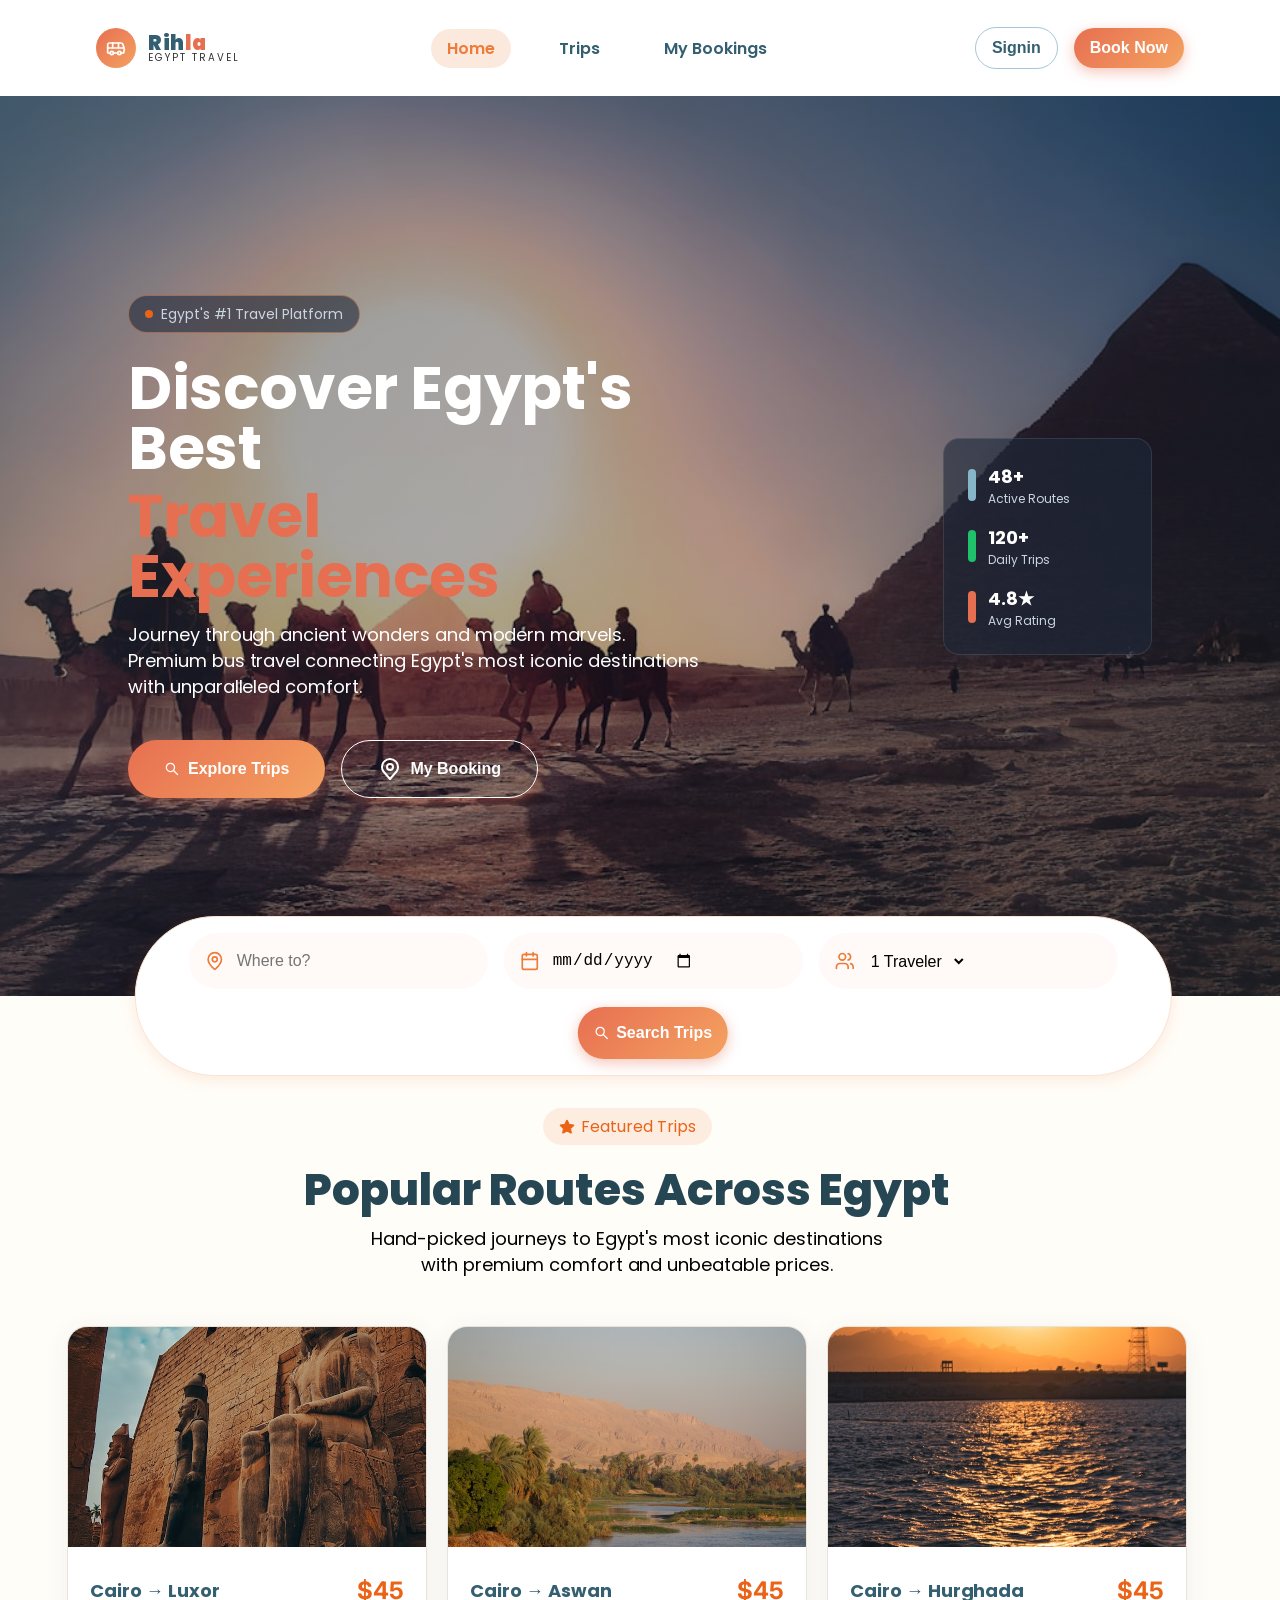
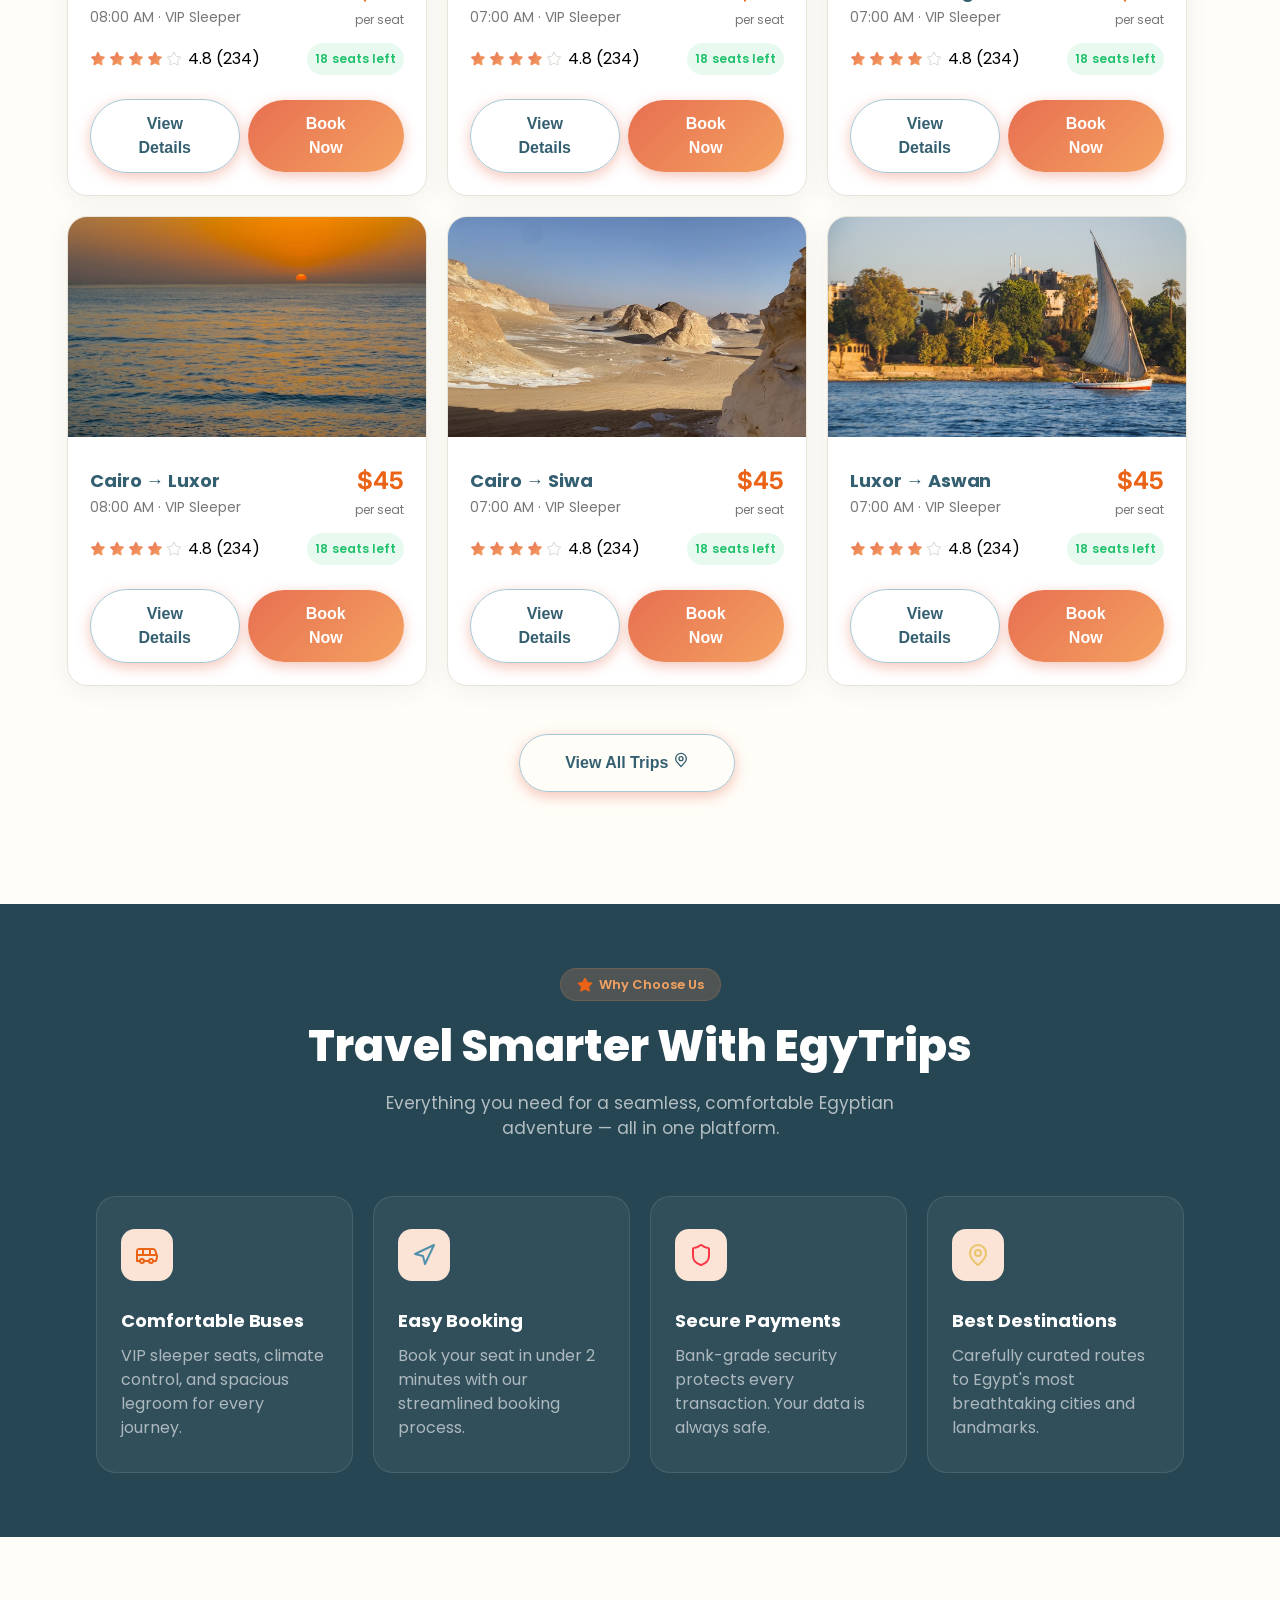
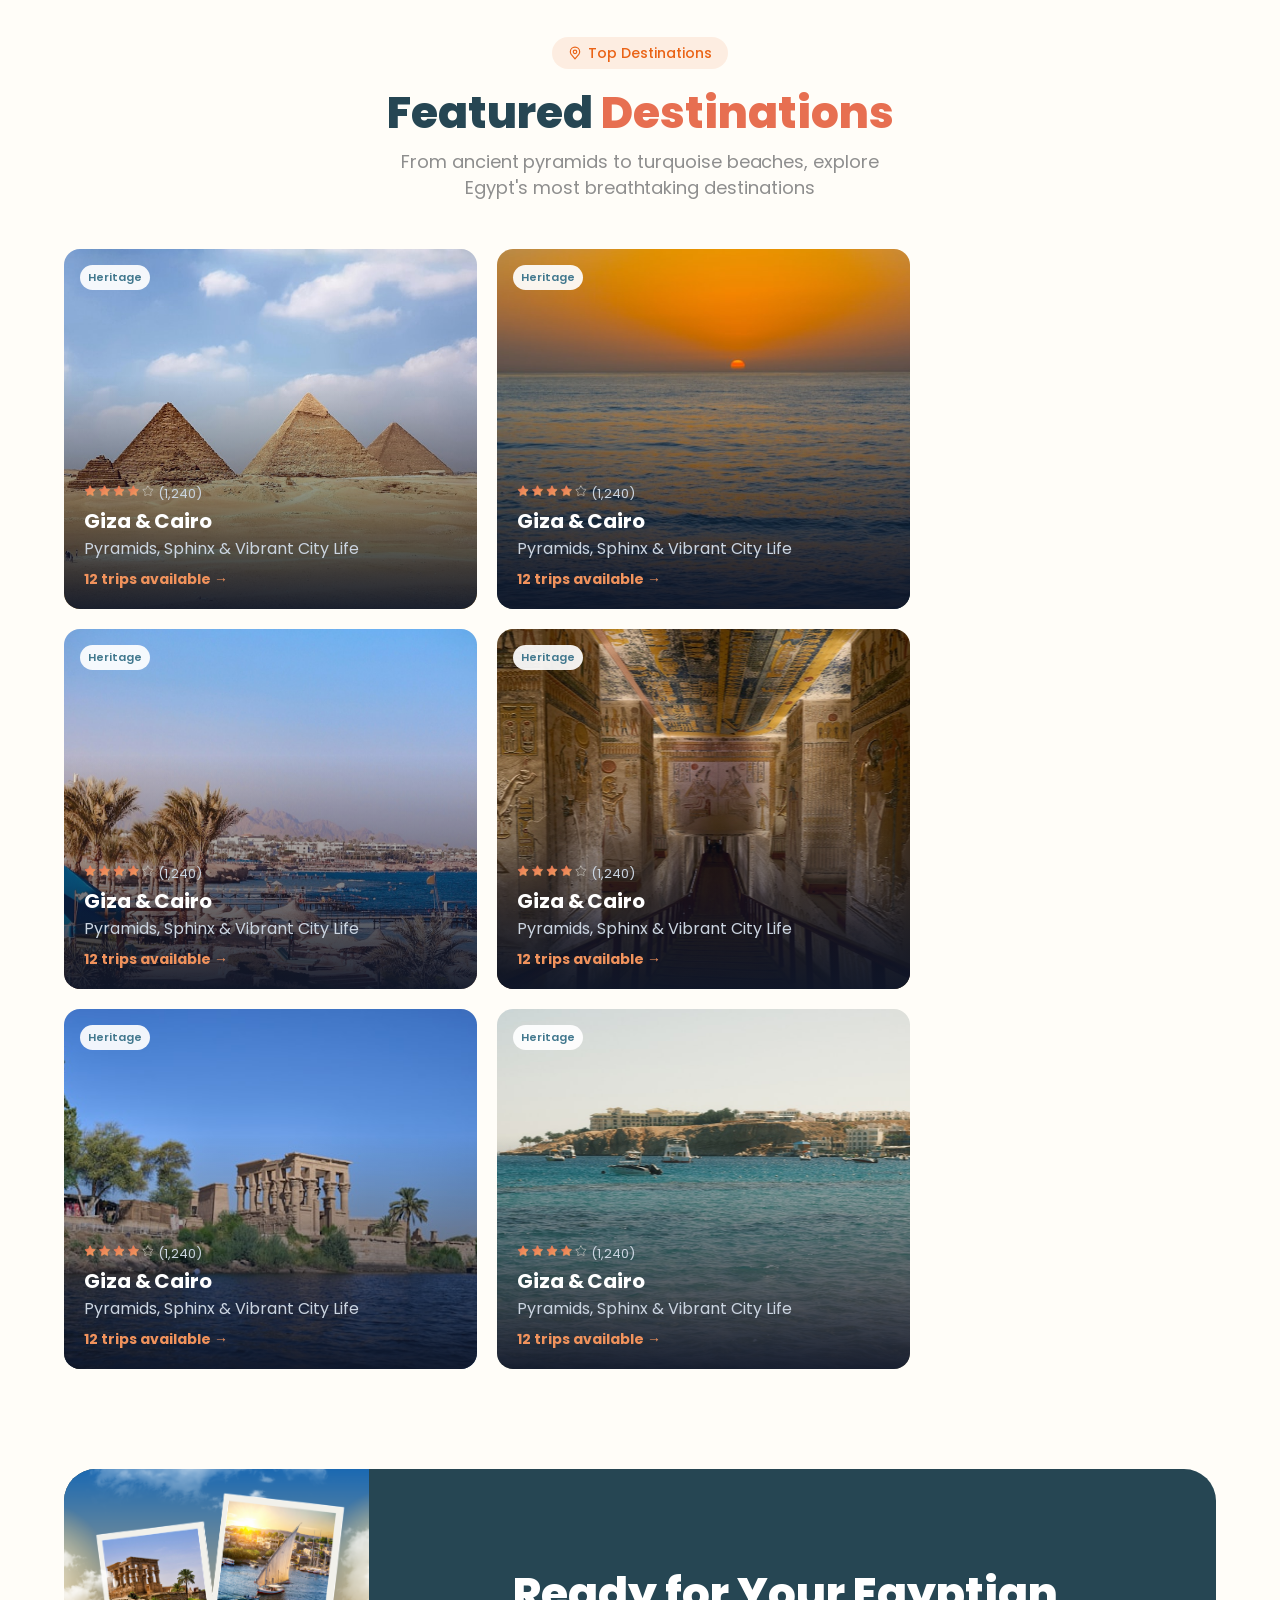
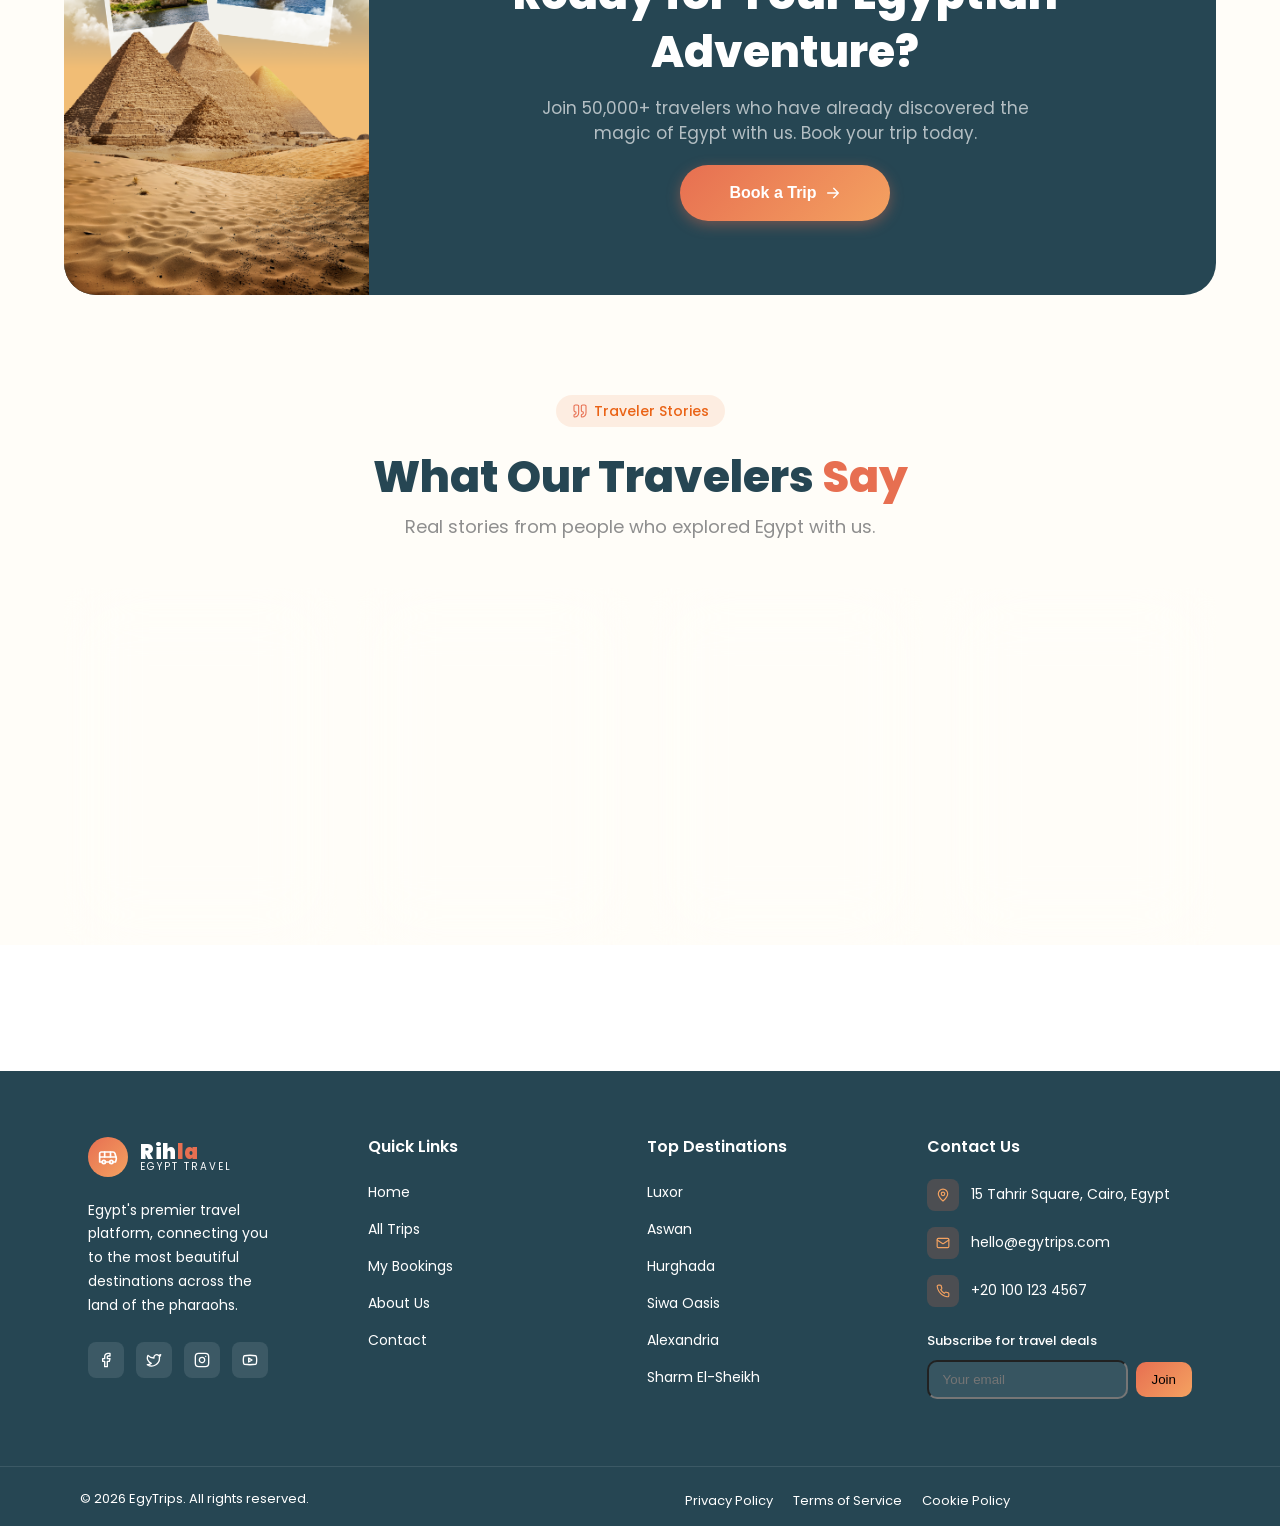
<file: index.html>
<!DOCTYPE html>
<html lang="en">

<head>
    <meta charset="UTF-8">
    <meta name="viewport" content="width=device-width, initial-scale=1.0">
    <title>Gourmet Bistro</title>
    <link rel="stylesheet" href="main.css">
    <link rel="stylesheet" href="css/responsive_main.css">

</head>

<body>
    <!-- Header Nav Bar -->
    <header>
        <div class="container">
            <div class="logo">
                <div class="icon">
                    <img src="imges/Icon.svg" alt="Icon">
                </div>
                <div class="content_logo">
                    <p>Rih<span>la</span></p>
                    <p class="egypt_travel_span">EGYPT TRAVEL</p>
                </div>
            </div>

            <ol>
                <li><a class="active_link" href="index.html">Home</a></li>
                <li><a href="#">Trips</a></li>
                <li><a href="#">My Bookings</a></li>
            </ol>

            <div class="btns_header_nav">
                <a href="login.html">
                    <button class="signin"><svg xmlns="http://www.w3.org/2000/svg" width="1em" height="1em"
                            viewBox="0 0 24 24">
                            <path d="M0 0h24v24H0z" fill="none" />
                            <path fill="currentColor"
                                d="M12 2a5 5 0 1 0 5 5a5 5 0 0 0-5-5m0 8a3 3 0 1 1 3-3a3 3 0 0 1-3 3m9 11v-1a7 7 0 0 0-7-7h-4a7 7 0 0 0-7 7v1h2v-1a5 5 0 0 1 5-5h4a5 5 0 0 1 5 5v1z" />
                        </svg>
                        Signin</button>
                </a>
                <button class="book_now">
                    <svg xmlns="http://www.w3.org/2000/svg" width="1em" height="1em" viewBox="0 0 24 24">
                        <path d="M0 0h24v24H0z" fill="none" />
                        <g fill="none" stroke="currentColor" stroke-linecap="round" stroke-linejoin="round"
                            stroke-width="2">
                            <circle cx="12" cy="10" r="3" />
                            <path
                                d="M12 2a8 8 0 0 0-8 8c0 1.892.402 3.13 1.5 4.5L12 22l6.5-7.5c1.098-1.37 1.5-2.608 1.5-4.5a8 8 0 0 0-8-8" />
                        </g>
                    </svg>
                    Book Now</button>


                <svg xmlns="http://www.w3.org/2000/svg" width="1em" height="1em" viewBox="0 0 24 24">
                    <path d="M0 0h24v24H0z" fill="none" />
                    <path fill="currentColor" fill-rule="evenodd"
                        d="M3.5 5a1 1 0 0 0 0 2h17a1 1 0 1 0 0-2zm-1 7a1 1 0 0 1 1-1h17a1 1 0 1 1 0 2h-17a1 1 0 0 1-1-1m0 6.001a1 1 0 0 1 1-1h17a1 1 0 1 1 0 2h-17a1 1 0 0 1-1-1"
                        clip-rule="evenodd" />
                </svg>
            </div>

        </div>


    </header>


    <main>
        <!-- Hero Section & Search Bar -->
        <div class="hero_section">
            <div class="linear">
                <div class="container_hero_section">
                    <div class="content_hero_section">
                        <span>
                            <p></p>Egypt's #1 Travel Platform
                        </span>
                        <h1>Discover Egypt's Best
                            <p>Travel Experiences</p>
                        </h1>
                        <p>Journey through ancient wonders and modern marvels. Premium bus travel connecting Egypt's
                            most iconic destinations with unparalleled comfort.</p>
                        <div class="btns_hero_section">
                            <button class="explore_trips_btn"><svg xmlns="http://www.w3.org/2000/svg" width="1em"
                                    height="1em" viewBox="0 0 1024 1024">
                                    <path d="M0 0h1024v1024H0z" fill="none" />
                                    <path fill="currentColor"
                                        d="M909.6 854.5L649.9 594.8C690.2 542.7 712 479 712 412c0-80.2-31.3-155.4-87.9-212.1S492.1 112 412 112s-155.5 31.3-212.1 87.9C143.2 256.5 112 331.8 112 412c0 80.1 31.3 155.5 87.9 212.1C256.5 680.8 331.8 712 412 712c67 0 130.6-21.8 182.7-62l259.7 259.6a8.2 8.2 0 0 0 11.6 0l43.6-43.5a8.2 8.2 0 0 0 0-11.6M570.4 570.4C528 612.7 471.8 636 412 636s-116-23.3-158.4-65.6C211.3 528 188 471.8 188 412s23.3-116.1 65.6-158.4C296 211.3 352.2 188 412 188s116.1 23.2 158.4 65.6S636 352.2 636 412s-23.3 116.1-65.6 158.4" />
                                </svg>
                                Explore Trips</button>
                            <button class="my_booking_btu">
                                <svg xmlns="http://www.w3.org/2000/svg" width="1em" height="1em" viewBox="0 0 24 24">
                                    <path d="M0 0h24v24H0z" fill="none" />
                                    <g fill="none" stroke="currentColor" stroke-linecap="round" stroke-linejoin="round"
                                        stroke-width="2">
                                        <circle cx="12" cy="10" r="3" />
                                        <path
                                            d="M12 2a8 8 0 0 0-8 8c0 1.892.402 3.13 1.5 4.5L12 22l6.5-7.5c1.098-1.37 1.5-2.608 1.5-4.5a8 8 0 0 0-8-8" />
                                    </g>
                                </svg>
                                My Booking</button>
                        </div>
                    </div>
                    <div class="hero_nav_bar">
                        <div class="nav">
                            <div class="text_div">
                                <p class="blue"></p>
                                <div class="text">
                                    <h3>48+</h3>
                                    <p>Active Routes</p>
                                </div>

                            </div>
                            <div class="padding text_div">
                                <p class="greer"></p>
                                <div class="text">
                                    <h3>120+</h3>
                                    <p>Daily Trips</p>
                                </div>

                            </div>
                            <div class="padding text_div">
                                <p class="orange"></p>
                                <div class="text">
                                    <h3>4.8★</h3>
                                    <p>Avg Rating</p>
                                </div>

                            </div>
                        </div>

                    </div>
                </div>
            </div>


            <!--  Search Trips Nav Bar -->
            <div class="search_trips_nav_bar">
                <div class="inputs">

                    <div class="where_to ">
                        <img src="imges/Icon (1).svg" alt="">
                        <input type="text" placeholder="Where to?">
                    </div>

                    <div class="date">
                        <img src="imges/Icon (3).svg" alt="">
                        <input type="date">
                    </div>

                    <div class="i_traveler">
                        <img src="imges/Icon (2).svg" alt="">
                        <select>
                            <option value="1 Traveler">1 Traveler</option>
                            <option value="2 Traveler">2 Travelers</option>
                        </select>
                    </div>

                </div>


                <button class="search_trips_btn">
                    <svg xmlns="http://www.w3.org/2000/svg" width="1em" height="1em" viewBox="0 0 1024 1024">
                        <path d="M0 0h1024v1024H0z" fill="none" />
                        <path fill="currentColor"
                            d="M909.6 854.5L649.9 594.8C690.2 542.7 712 479 712 412c0-80.2-31.3-155.4-87.9-212.1S492.1 112 412 112s-155.5 31.3-212.1 87.9C143.2 256.5 112 331.8 112 412c0 80.1 31.3 155.5 87.9 212.1C256.5 680.8 331.8 712 412 712c67 0 130.6-21.8 182.7-62l259.7 259.6a8.2 8.2 0 0 0 11.6 0l43.6-43.5a8.2 8.2 0 0 0 0-11.6M570.4 570.4C528 612.7 471.8 636 412 636s-116-23.3-158.4-65.6C211.3 528 188 471.8 188 412s23.3-116.1 65.6-158.4C296 211.3 352.2 188 412 188s116.1 23.2 158.4 65.6S636 352.2 636 412s-23.3 116.1-65.6 158.4" />
                    </svg>
                    Search Trips
                </button>
            </div>

        </div>



        <!-- Popular Routes Across Egypt Sectine  -->

        <div class="main_section">
            <div class="popular_routes_section">
                <div class="header_content_main_section">
                    <span><img src="imges/Icon (5).svg" alt="icon star">Featured Trips</span>
                    <h2>Popular Routes Across Egypt</h2>
                    <p>Hand-picked journeys to Egypt's most iconic destinations with premium comfort and unbeatable
                        prices.</p>
                </div>

                <div class="cards_main_section">
                    <div class="card">
                        <img class="img_card" src="imges/cards_main/a40ad755756b81ac5503f599f21b95abe293e480.jpg"
                            alt="Cairo to Luxor">
                        <div class="content_card">
                            <div class="content_card_text">

                                <div class="text_content">
                                    <div class="address">
                                        <h4>Cairo → Luxor</h4>
                                        <span>08:00 AM · VIP Sleeper</span>
                                    </div>
                                    <div class="price">
                                        <p>$45</p>
                                        <span>per seat</span>
                                    </div>

                                </div>
                                <div class="content">
                                    <span><img src="imges/StarRating.svg" alt="StarRating"> 4.8 (234)</span>
                                    <p>18 seats left</p>
                                </div>

                            </div>
                            <div class="btns_main_section">
                                <button class="view_details_but">View Details</button>
                                <button class="book_now_btn">Book Now</button>
                            </div>
                        </div>

                    </div>
                    <div class="card">
                        <img class="img_card" src="imges/cards_main/35e38201ded72c70432b00a206750c4970c21f8b.jpg"
                            alt="Cairo → Aswan">
                        <div class="content_card">
                            <div class="content_card_text">
                                <div class="text_content">
                                    <div class="address">
                                        <h4>Cairo → Aswan</h4>
                                        <span>07:00 AM · VIP Sleeper</span>
                                    </div>
                                    <div class="price">
                                        <p>$45</p>
                                        <span>per seat</span>
                                    </div>

                                </div>
                                <div class="content">
                                    <span><img src="imges/StarRating.svg" alt="StarRating">4.8 (234)</span>
                                    <p>18 seats left</p>
                                </div>
                            </div>

                            <div class="btns_main_section">
                                <button class="view_details_but">View Details</button>
                                <button class="book_now_btn">Book Now</button>
                            </div>
                        </div>
                    </div>
                    <div class="card">
                        <img class="img_card" src="imges/cards_main/a887ee999a58f1e1755774a24c01366ca8f37b4a.jpg"
                            alt="Cairo → Hurghada">
                        <div class="content_card">
                            <div class="content_card_text">

                                <div class="text_content">
                                    <div class="address">
                                        <h4>Cairo → Hurghada</h4>
                                        <span>07:00 AM · VIP Sleeper</span>
                                    </div>
                                    <div class="price">
                                        <p>$45</p>
                                        <span>per seat</span>
                                    </div>

                                </div>
                                <div class="content">
                                    <span><img src="imges/StarRating.svg" alt="StarRating">4.8 (234)</span>
                                    <p>18 seats left</p>
                                </div>
                            </div>

                            <div class="btns_main_section">
                                <button class="view_details_but">View Details</button>
                                <button class="book_now_btn">Book Now</button>
                            </div>

                        </div>
                    </div>
                    <div class="card">
                        <img class="img_card" src="imges/cards_main/51b2e1bd99afb613dbd47268ebcc83ac0756dfd6.jpg"
                            alt="Cairo → Luxor">
                        <div class="content_card">
                            <div class="content_card_text">
                                <div class="text_content">
                                    <div class="address">
                                        <h4>Cairo → Luxor</h4>
                                        <span>08:00 AM · VIP Sleeper</span>
                                    </div>
                                    <div class="price">
                                        <p>$45</p>
                                        <span>per seat</span>
                                    </div>

                                </div>
                                <div class="content">
                                    <span><img src="imges/StarRating.svg" alt="StarRating">4.8 (234)</span>
                                    <p>18 seats left</p>
                                </div>
                            </div>

                            <div class="btns_main_section">
                                <button class="view_details_but">View Details</button>
                                <button class="book_now_btn">Book Now</button>
                            </div>
                        </div>
                    </div>
                    <div class="card">
                        <img class="img_card" src="imges/cards_main/f08007b9983fb1a6dbdae0345b175b4f46b30ed6.jpg"
                            alt="Cairo → Siwa">
                        <div class="content_card">
                            <div class="content_card_text">
                                <div class="text_content">
                                    <div class="address">
                                        <h4>Cairo → Siwa</h4>
                                        <span>07:00 AM · VIP Sleeper</span>
                                    </div>
                                    <div class="price">
                                        <p>$45</p>
                                        <span>per seat</span>
                                    </div>

                                </div>
                                <div class="content">
                                    <span><img src="imges/StarRating.svg" alt="StarRating">4.8 (234)</span>
                                    <p>18 seats left</p>
                                </div>
                            </div>

                            <div class="btns_main_section">
                                <button class="view_details_but">View Details</button>
                                <button class="book_now_btn">Book Now</button>
                            </div>
                        </div>
                    </div>
                    <div class="card">
                        <img class="img_card" src="imges/cards_main/af4d3e20b2557cb234a425fc2e1858ca8f6c5bd4.jpg"
                            alt="Luxor → Aswan">
                        <div class="content_card">
                            <div class="content_card_text">
                                <div class="text_content">
                                    <div class="address">
                                        <h4>Luxor → Aswan</h4>
                                        <span>07:00 AM · VIP Sleeper</span>
                                    </div>
                                    <div class="price">
                                        <p>$45</p>
                                        <span>per seat</span>
                                    </div>

                                </div>
                                <div class="content">
                                    <span><img src="imges/StarRating.svg" alt="StarRating">4.8 (234)</span>
                                    <p>18 seats left</p>
                                </div>
                            </div>

                            <div class="btns_main_section">
                                <button class="view_details_but">View Details</button>
                                <button class="book_now_btn">Book Now</button>
                            </div>
                        </div>
                    </div>

                </div>

                <button>
                    <a href="#">View All Trips
                        <svg xmlns="http://www.w3.org/2000/svg" width="1em" height="1em" viewBox="0 0 24 24">
                            <path d="M0 0h24v24H0z" fill="none" />
                            <g fill="none" stroke="currentColor" stroke-linecap="round" stroke-linejoin="round"
                                stroke-width="2">
                                <circle cx="12" cy="10" r="3" />
                                <path
                                    d="M12 2a8 8 0 0 0-8 8c0 1.892.402 3.13 1.5 4.5L12 22l6.5-7.5c1.098-1.37 1.5-2.608 1.5-4.5a8 8 0 0 0-8-8" />
                            </g>
                        </svg>
                    </a></button>
            </div>
        </div>



        <!-- Travel Smarter With EgyTrips -->

        <section class="traveling_side">
            <div class="container">
                <div class="head">
                    <span><img src="imges/Icon (5).svg" alt="icon star">Why Choose Us</span>
                    <h2>Travel Smarter With EgyTrips</h2>
                    <p>Everything you need for a seamless, comfortable Egyptian adventure — all in one platform.</p>
                </div>

                <div class="cards">

                    <div class="card">
                        <img src="imges/Icon (6).svg" alt="icon">
                        <h3>Comfortable Buses</h3>
                        <p>VIP sleeper seats, climate control, and spacious legroom for every journey.</p>
                    </div>

                    <div class="card">
                        <img src="imges/Icon (7).svg" alt="icon">
                        <h3>Easy Booking</h3>
                        <p>Book your seat in under 2 minutes with our streamlined booking process.</p>
                    </div>

                    <div class="card">
                        <img src="imges/Icon (8).svg" alt="icon">
                        <h3>Secure Payments</h3>
                        <p>Bank-grade security protects every transaction. Your data is always safe.</p>
                    </div>

                    <div class="card">
                        <img src="imges/Icon (9).svg" alt="icon">
                        <h3>Best Destinations</h3>
                        <p>Carefully curated routes to Egypt's most breathtaking cities and landmarks.</p>
                    </div>

                </div>


            </div>
        </section>



        <!-- Featured Destinations Cards -->

        <section class="Featured">

            <div class="containere">

                <div class="head">

                    <span>
                        <svg xmlns="http://www.w3.org/2000/svg" width="1em" height="1em" viewBox="0 0 24 24">
                            <path d="M0 0h24v24H0z" fill="none" />
                            <g fill="none" stroke="currentColor" stroke-linecap="round" stroke-linejoin="round"
                                stroke-width="2">
                                <circle cx="12" cy="10" r="3" />
                                <path
                                    d="M12 2a8 8 0 0 0-8 8c0 1.892.402 3.13 1.5 4.5L12 22l6.5-7.5c1.098-1.37 1.5-2.608 1.5-4.5a8 8 0 0 0-8-8" />
                            </g>
                        </svg>
                        Top Destinations
                    </span>
                    <h2>Featured <p>Destinations</p>
                    </h2>
                    <h5>From ancient pyramids to turquoise beaches, explore Egypt's most breathtaking destinations</h5>

                </div>

                <div class="cards">

                    <div class="card_img_1 card_img">

                        <div class="img_linear">

                            <div class="span_top">Heritage</div>

                            <div class="content">
                                <span class="badg_star"><img src="imges/StarRating.svg" alt="StarRating"> (1,240)</span>
                                <div class="titel">Giza & Cairo</div>
                                <div class="nots">Pyramids, Sphinx & Vibrant City Life</div>
                                <div class="span_bottom">12 trips available →</div>
                            </div>

                        </div>
                    </div>

                    <div class="card_img_2 card_img">

                        <div class="img_linear">

                            <div class="span_top">Heritage</div>

                            <div class="content">
                                <span class="badg_star"><img src="imges/StarRating.svg" alt="StarRating"> (1,240)</span>
                                <div class="titel">Giza & Cairo</div>
                                <div class="nots">Pyramids, Sphinx & Vibrant City Life</div>
                                <div class="span_bottom">12 trips available →</div>
                            </div>

                        </div>
                    </div>

                    <div class="card_img_3 card_img">

                        <div class="img_linear">

                            <div class="span_top">Heritage</div>

                            <div class="content">
                                <span class="badg_star"><img src="imges/StarRating.svg" alt="StarRating"> (1,240)</span>
                                <div class="titel">Giza & Cairo</div>
                                <div class="nots">Pyramids, Sphinx & Vibrant City Life</div>
                                <div class="span_bottom">12 trips available →</div>
                            </div>

                        </div>
                    </div>

                    <div class="card_img_4 card_img">

                        <div class="img_linear">

                            <div class="span_top">Heritage</div>

                            <div class="content">
                                <span class="badg_star"><img src="imges/StarRating.svg" alt="StarRating"> (1,240)</span>
                                <div class="titel">Giza & Cairo</div>
                                <div class="nots">Pyramids, Sphinx & Vibrant City Life</div>
                                <div class="span_bottom">12 trips available →</div>
                            </div>

                        </div>
                    </div>

                    <div class="card_img_5 card_img">

                        <div class="img_linear">

                            <div class="span_top">Heritage</div>

                            <div class="content">
                                <span class="badg_star"><img src="imges/StarRating.svg" alt="StarRating"> (1,240)</span>
                                <div class="titel">Giza & Cairo</div>
                                <div class="nots">Pyramids, Sphinx & Vibrant City Life</div>
                                <div class="span_bottom">12 trips available →</div>
                            </div>

                        </div>
                    </div>

                    <div class="card_img_6 card_img">

                        <div class="img_linear">

                            <div class="span_top">Heritage</div>

                            <div class="content">
                                <span class="badg_star"><img src="imges/StarRating.svg" alt="StarRating"> (1,240)</span>
                                <div class="titel">Giza & Cairo</div>
                                <div class="nots">Pyramids, Sphinx & Vibrant City Life</div>
                                <div class="span_bottom">12 trips available →</div>
                            </div>

                        </div>
                    </div>


                </div>
            </div>

            <!-- Artical -->
            <div class="artical">

                <div class="img"></div>

                <div class="content">

                    <h2>Ready for Your Egyptian Adventure?</h2>
                    <p>Join 50,000+ travelers who have already discovered the magic of Egypt with us. Book your trip
                        today.
                    </p>
                    <button>Book a Trip
                        <svg xmlns="http://www.w3.org/2000/svg" width="1em" height="1em" viewBox="0 0 24 24">
                            <path d="M0 0h24v24H0z" fill="none" />
                            <path fill="none" stroke="currentColor" stroke-linecap="round" stroke-linejoin="round"
                                stroke-width="2" d="M4 12h16m-7-7l7 7l-7 7" />
                        </svg>
                    </button>
                </div>

            </div>



            <!-- Traveler Stories -->

            <article class="traveler_stories">

                <div class="head_traveler_stories">

                    <span><img src="imges/Icon (10).svg" alt="icon">Traveler Stories</span>
                    <h2>What Our Travelers <p>Say</p>
                    </h2>
                    <h5>Real stories from people who explored Egypt with us.</h5>
                </div>

                <div class="cards_traveler_stories">

                    <div class="card">

                        <div class="logo"><img src="imges/Icon (10).svg" alt="icon"></div>

                        <p>"EgyTrips made our Cairo to Luxor journey absolutely magical. The VIP sleeper bus was
                            immaculate, the seats were incredibly comfortable, and the on-board service was top notch.
                            Will definitely book again!"
                        </p>

                        <div class="user_bottom">

                            <div class="user">
                                <div class="img"></div>
                                <div class="name">
                                    <h3>Sarah</h3>
                                    <span>Travel Blogger</span>
                                </div>
                            </div>

                            <div class="rating">
                                <img src="imges/StarRating.svg" alt="StarRating">
                                <div class="not">Cairo → Luxor</div>
                            </div>

                        </div>

                    </div>

                    <div class="card">

                        <div class="logo"><img src="imges/Icon (10).svg" alt="icon"></div>

                        <p>"EgyTrips made our Cairo to Luxor journey absolutely magical. The VIP sleeper bus was
                            immaculate, the seats were incredibly comfortable, and the on-board service was top notch.
                            Will definitely book again!"
                        </p>
                        <div class="user_bottom">

                            <div class="user">
                                <div class="img"></div>
                                <div class="name">
                                    <h3>Sarah</h3>
                                    <span>Travel Blogger</span>
                                </div>
                            </div>

                            <div class="rating">
                                <img src="imges/StarRating.svg" alt="StarRating">
                                <div class="not">Cairo → Luxor</div>
                            </div>

                        </div>


                    </div>

                    <div class="card">

                        <div class="logo"><img src="imges/Icon (10).svg" alt="icon"></div>

                        <p>"EgyTrips made our Cairo to Luxor journey absolutely magical. The VIP sleeper bus was
                            immaculate, the seats were incredibly comfortable, and the on-board service was top notch.
                            Will definitely book again!"
                        </p>
                        <div class="user_bottom">

                            <div class="user">
                                <div class="img"></div>

                                <div class="name">
                                    <h3>Sarah</h3>
                                    <span>Travel Blogger</span>
                                </div>
                            </div>

                            <div class="rating">
                                <img src="imges/StarRating.svg" alt="StarRating">
                                <div class="not">Cairo → Luxor</div>
                            </div>

                        </div>


                    </div>

                    <div class="card">

                        <div class="logo"><img src="imges/Icon (10).svg" alt="icon"></div>

                        <p>"EgyTrips made our Cairo to Luxor journey absolutely magical. The VIP sleeper bus was
                            immaculate, the seats were incredibly comfortable, and the on-board service was top notch.
                            Will definitely book again!"
                        </p>

                        <div class="user_bottom">

                            <div class="user">
                                <div class="img"></div>

                                <div class="name">
                                    <h3>Sarah</h3>
                                    <span>Travel Blogger</span>
                                </div>
                            </div>

                            <div class="rating">
                                <img src="imges/StarRating.svg" alt="StarRating">
                                <div class="not">Cairo → Luxor</div>
                            </div>

                        </div>


                    </div>
                </div>

            </article>



        </section>


        <!-- Footer -->
        <footer>

            <div class="container">

                <div class="lists">

                    <div class="about_us">

                        <div class="logo">
                            <div class="icon">
                                <img src="imges/Icon.svg" alt="Icon">
                            </div>
                            <div class="content_logo">
                                <p>Rih<span>la</span></p>
                                <p class="egypt_travel_span">EGYPT TRAVEL</p>
                            </div>
                        </div>

                        <p>Egypt's premier travel platform, connecting you to the most beautiful destinations across the
                            land of the pharaohs.</p>

                        <div class="acounts">
                            <a href="#"><img src="imges/Icon (11).svg" alt="icon"></a>
                            <a href="#"><img src="imges/Icon (12).svg" alt="icon"></a>
                            <a href="#"><img src="imges/Icon (13).svg" alt="icon"></a>
                            <a href="#"><img src="imges/Icon (14).svg" alt="icon"></a>

                        </div>

                    </div>

                    <div class="quick_links_nav ol">

                        <h2>Quick Links</h2>

                        <ol>
                            <li><a href="#">Home</a></li>
                            <li><a href="#">All Trips</a></li>
                            <li><a href="#">My Bookings</a></li>
                            <li><a href="#">About Us</a></li>
                            <li><a href="#">Contact</a></li>

                        </ol>
                    </div>


                    <div class="top_destinations ol">

                        <h2>Top Destinations</h2>

                        <ol>
                            <li><a href="#">Luxor</a></li>
                            <li><a href="#">Aswan</a></li>
                            <li><a href="#">Hurghada</a></li>
                            <li><a href="#">Siwa Oasis</a></li>
                            <li><a href="#">Alexandria</a></li>
                            <li><a href="#">Sharm El-Sheikh</a></li>
                        </ol>
                    </div>


                    <div class="contact_us">

                        <h2>Contact Us</h2>

                        <div class="content_top">
                            <div class="icon">
                                <img src="imges/Icon (15).svg" alt="icon">
                                <div class="text">15 Tahrir Square, Cairo, Egypt</div>
                            </div>

                            <div class="icon">
                                <img src="imges/Icon (16).svg" alt="icon">
                                <div class="text">hello@egytrips.com</div>
                            </div>

                            <div class="icon">
                                <img src="imges/Icon (17).svg" alt="icon">
                                <div class="text">+20 100 123 4567</div>
                            </div>


                        </div>

                        <div class="content_bottom">

                            <p>Subscribe for travel deals</p>
                            <form action="">

                                <input type="email" placeholder="Your email" required>
                                <button type="submit">Join</button>
                            </form>
                        </div>
                    </div>

                </div>

            </div>

            <div class="footer">

                <span>© 2026 EgyTrips. All rights reserved.</span>

                <ol>
                    <li><a href="#">Privacy Policy</a></li>
                    <li><a href="#">Terms of Service</a></li>
                    <li><a href="#">Cookie Policy</a></li>
                </ol>
            </div>


        </footer>



    </main>


</body>

</html>
</file>
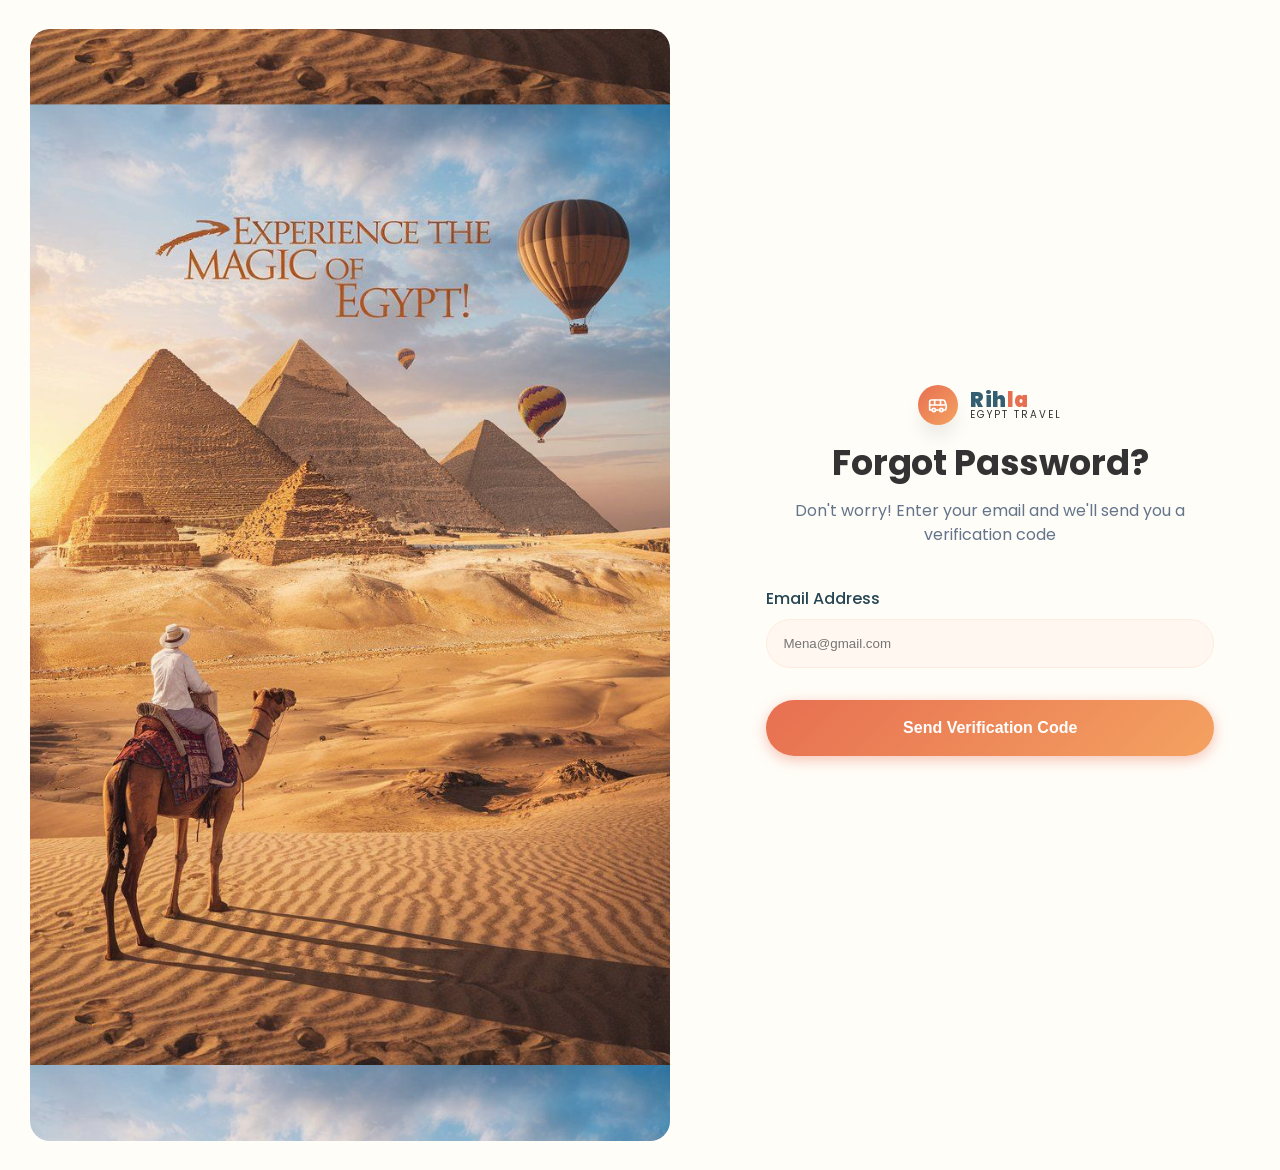
<file: forgot_password.html>
<!DOCTYPE html>
<html lang="en">

<head>
    <meta charset="UTF-8">
    <meta name="viewport" content="width=device-width, initial-scale=1.0">

    <title>Forgot Password</title>

    <!-- Google Fonts -->

    <link rel="preconnect" href="https://fonts.googleapis.com">
    <link rel="preconnect" href="https://fonts.gstatic.com" crossorigin>
    <link
        href="https://fonts.googleapis.com/css2?family=Barlow:ital,wght@0,100;0,200;0,300;0,400;0,500;0,600;0,700;0,800;0,900;1,100;1,200;1,300;1,400;1,500;1,600;1,700;1,800;1,900&family=Cairo:wght@200..1000&family=Glory:ital,wght@0,100..800;1,100..800&family=Inter:ital,opsz,wght@0,14..32,100..900;1,14..32,100..900&family=Plus+Jakarta+Sans:ital,wght@0,200..800;1,200..800&family=Poppins:ital,wght@0,100;0,200;0,300;0,400;0,500;0,600;0,700;0,800;0,900;1,100;1,200;1,300;1,400;1,500;1,600;1,700;1,800;1,900&family=Quicksand:wght@300..700&family=Roboto:ital,wght@0,100..900;1,100..900&display=swap"
        rel="stylesheet">

    <!-- CSS LINKS -->
    <link rel="stylesheet" href="css/forgot_password.css">
    <link rel="stylesheet" href="css/responsive_auth.css">

</head>

<body>

    <main>

        <div class="img"></div>

        <div class="container">

            <div class="content">

                <div class="head">
                    <div class="logo">
                        <div class="icon">
                            <img src="imges/Icon.svg" alt="Icon">
                        </div>
                        <div class="content_logo">
                            <p>Rih<span>la</span></p>
                            <p class="egypt_travel_span">EGYPT TRAVEL</p>
                        </div>
                    </div>
                    <div class="text_content">
                        <h1>Forgot Password?</h1>
                        <p>Don't worry! Enter your email and we'll send you a verification code</p>
                    </div>
                </div>

                <div class="form_login">

                    <form action="">

                        <div class="lables">


                            <label class="email">
                                Email Address
                                <input type="email" placeholder="Mena@gmail.com">
                            </label>



                        </div>
                        <button type="submit">
                            <a href="verification_code_forgot_password.html">

                                Send Verification Code

                        </button>
                        </a>

                    </form>




                </div>
            </div>
        </div>
    </main>

</body>

</html>
</file>
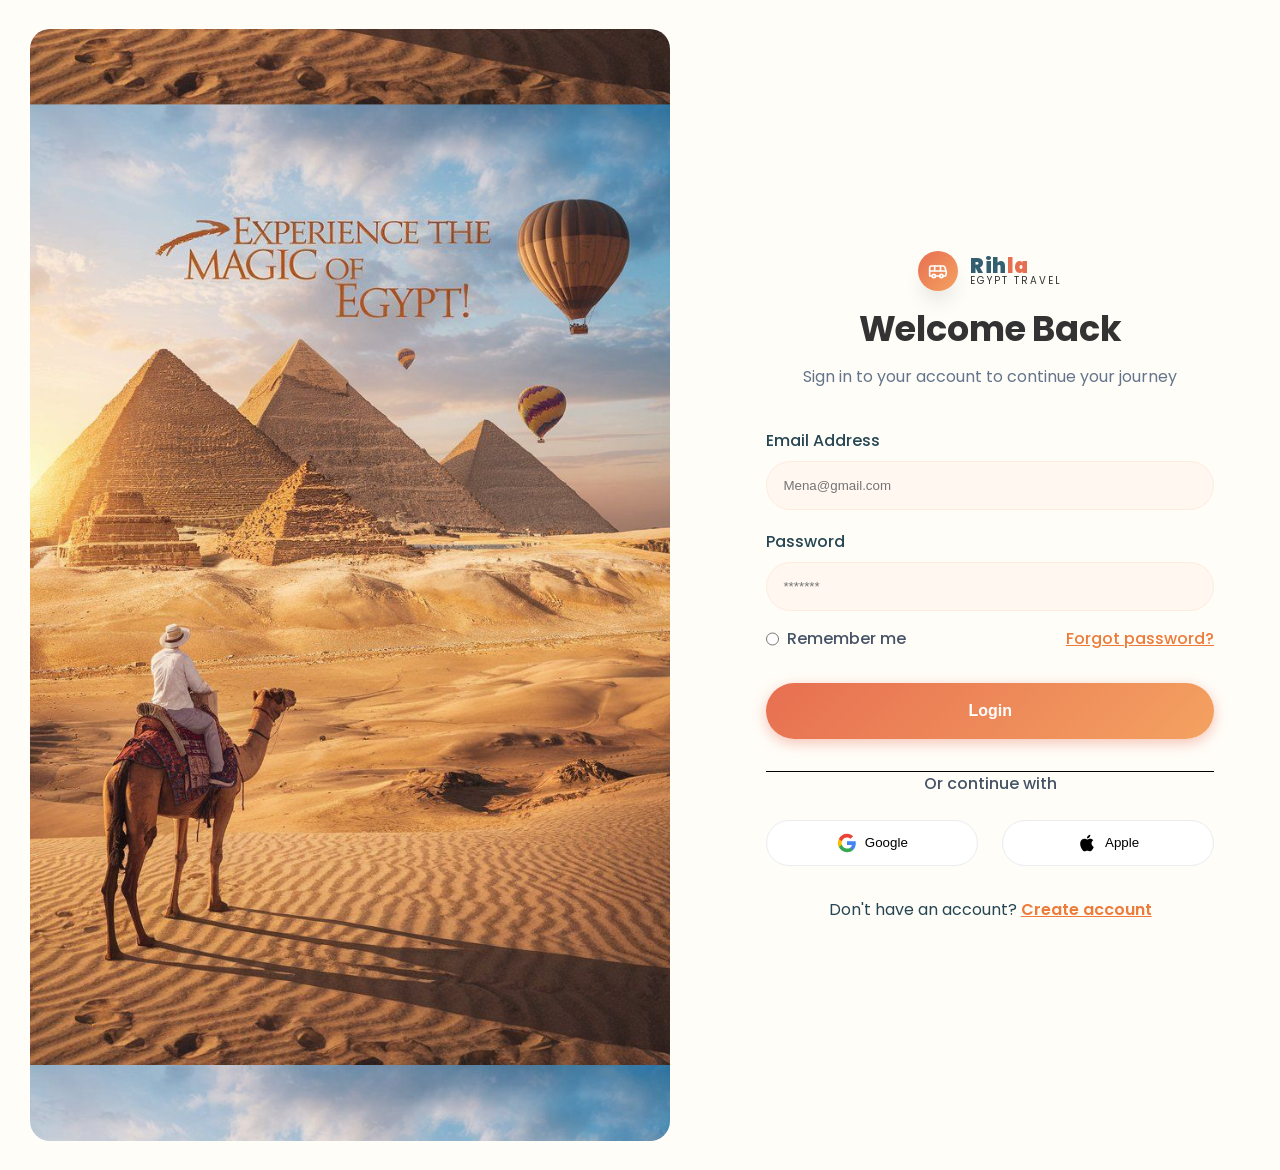
<file: login.html>
<!DOCTYPE html>
<html lang="en">

<head>
    <meta charset="UTF-8">
    <meta name="viewport" content="width=device-width, initial-scale=1.0">

    <title>Login</title>

    <!-- Google Fonts -->

    <link rel="preconnect" href="https://fonts.googleapis.com">
    <link rel="preconnect" href="https://fonts.gstatic.com" crossorigin>
    <link
        href="https://fonts.googleapis.com/css2?family=Barlow:ital,wght@0,100;0,200;0,300;0,400;0,500;0,600;0,700;0,800;0,900;1,100;1,200;1,300;1,400;1,500;1,600;1,700;1,800;1,900&family=Cairo:wght@200..1000&family=Glory:ital,wght@0,100..800;1,100..800&family=Inter:ital,opsz,wght@0,14..32,100..900;1,14..32,100..900&family=Plus+Jakarta+Sans:ital,wght@0,200..800;1,200..800&family=Poppins:ital,wght@0,100;0,200;0,300;0,400;0,500;0,600;0,700;0,800;0,900;1,100;1,200;1,300;1,400;1,500;1,600;1,700;1,800;1,900&family=Quicksand:wght@300..700&family=Roboto:ital,wght@0,100..900;1,100..900&display=swap"
        rel="stylesheet">

    <!-- CSS LINKS -->
    <link rel="stylesheet" href="css/style_login.css">
    <link rel="stylesheet" href="css/responsive_auth.css">
</head>

<body>

    <main>

        <div class="img"></div>

        <div class="container">

            <div class="content">

                <div class="head">
                    <div class="logo">
                        <div class="icon">
                            <img src="imges/Icon.svg" alt="Icon">
                        </div>
                        <div class="content_logo">
                            <p>Rih<span>la</span></p>
                            <p class="egypt_travel_span">EGYPT TRAVEL</p>
                        </div>
                    </div>
                    <div class="text_content">
                        <h1>Welcome Back</h1>
                        <p>Sign in to your account to continue your journey</p>
                    </div>
                </div>

                <div class="form_login">

                    <form action="">

                        <div class="lables">

                            <label class="email">
                                Email Address
                                <input type="email" required placeholder="Mena@gmail.com">
                            </label>

                            <div class="pass">

                                <label class="password">
                                    Password
                                    <input type="password" required placeholder="*******">
                                </label>

                                <div class="radio">
                                    <label>
                                        <input type="radio">
                                        Remember me
                                    </label>
                                    <a href="forgot_password.html">
                                        <span>Forgot password?</span>
                                    </a>
                                </div>

                            </div>

                        </div>

                        <button type="submit">Login</button>

                    </form>

                    <div class="another_continue">

                        <div class="titel"><span></span>Or continue with <span></span></div>

                        <div class="btns_to_login">
                            <button><img src="imges/Icon (18).svg" alt="icon">Google</button>
                            <button><img src="imges/mdi_apple.svg" alt="icon apple">Apple</button>
                        </div>

                        
                    </div>
                    
                    <div class="create_account">
                        <span>Don't have an account? <a href="signup.html">Create account</a></span>
                    </div>

                </div>
            </div>
        </div>
    </main>

</body>

</html>
</file>
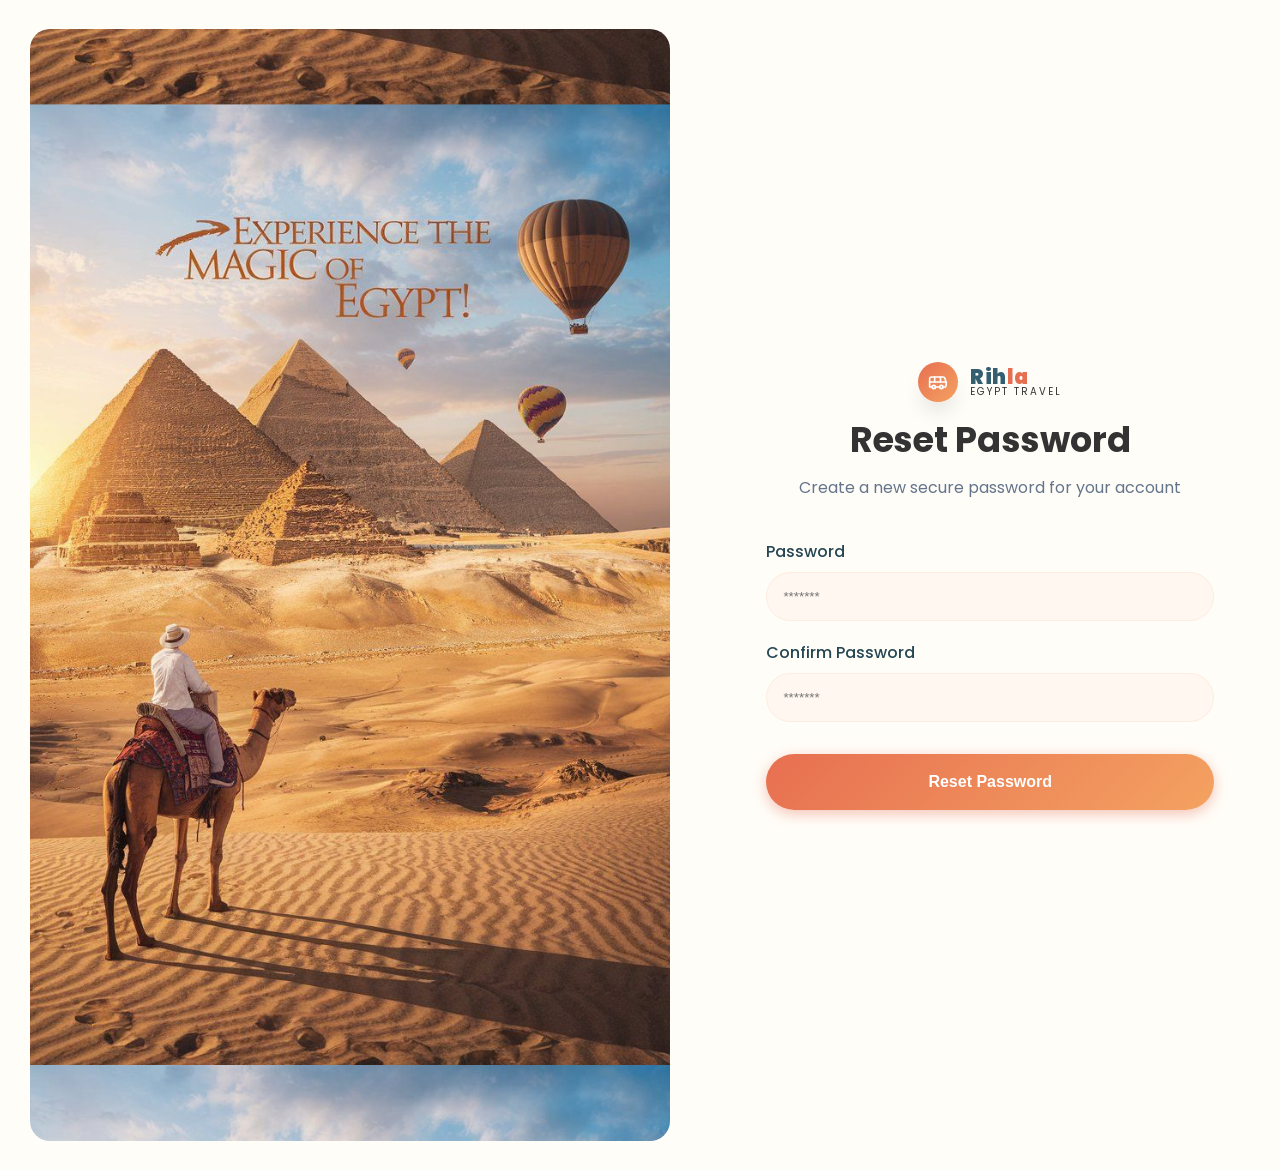
<file: reset_password.html>
<!DOCTYPE html>
<html lang="en">

<head>
    <meta charset="UTF-8">
    <meta name="viewport" content="width=device-width, initial-scale=1.0">

    <title>Signup</title>

    <!-- Google Fonts -->

    <link rel="preconnect" href="https://fonts.googleapis.com">
    <link rel="preconnect" href="https://fonts.gstatic.com" crossorigin>
    <link
        href="https://fonts.googleapis.com/css2?family=Barlow:ital,wght@0,100;0,200;0,300;0,400;0,500;0,600;0,700;0,800;0,900;1,100;1,200;1,300;1,400;1,500;1,600;1,700;1,800;1,900&family=Cairo:wght@200..1000&family=Glory:ital,wght@0,100..800;1,100..800&family=Inter:ital,opsz,wght@0,14..32,100..900;1,14..32,100..900&family=Plus+Jakarta+Sans:ital,wght@0,200..800;1,200..800&family=Poppins:ital,wght@0,100;0,200;0,300;0,400;0,500;0,600;0,700;0,800;0,900;1,100;1,200;1,300;1,400;1,500;1,600;1,700;1,800;1,900&family=Quicksand:wght@300..700&family=Roboto:ital,wght@0,100..900;1,100..900&display=swap"
        rel="stylesheet">

    <!-- CSS LINKS -->
    <link rel="stylesheet" href="css/reset_password.css">
    <link rel="stylesheet" href="css/responsive_auth.css">

</head>

<body>

    <main>

        <div class="img"></div>

        <div class="container">

            <div class="content">

                <div class="head">
                    <div class="logo">
                        <div class="icon">
                            <img src="imges/Icon.svg" alt="Icon">
                        </div>
                        <div class="content_logo">
                            <p>Rih<span>la</span></p>
                            <p class="egypt_travel_span">EGYPT TRAVEL</p>
                        </div>
                    </div>
                    <div class="text_content">
                        <h1>Reset Password</h1>
                        <p>Create a new secure password for your account</p>
                    </div>
                </div>

                <div class="form_login">

                    <form action="">

                        <div class="lables">


                            <label>
                                Password
                                <input type="password" required placeholder="*******">
                            </label>

                            <label>
                                Confirm Password
                                <input type="password" required placeholder="*******">
                            </label>

                        </div>

                        <a href="login.html">
                            <button type="submit">Reset Password</button>
                        </a>
                    </form>




                </div>
            </div>
        </div>
    </main>

</body>

</html>
</file>
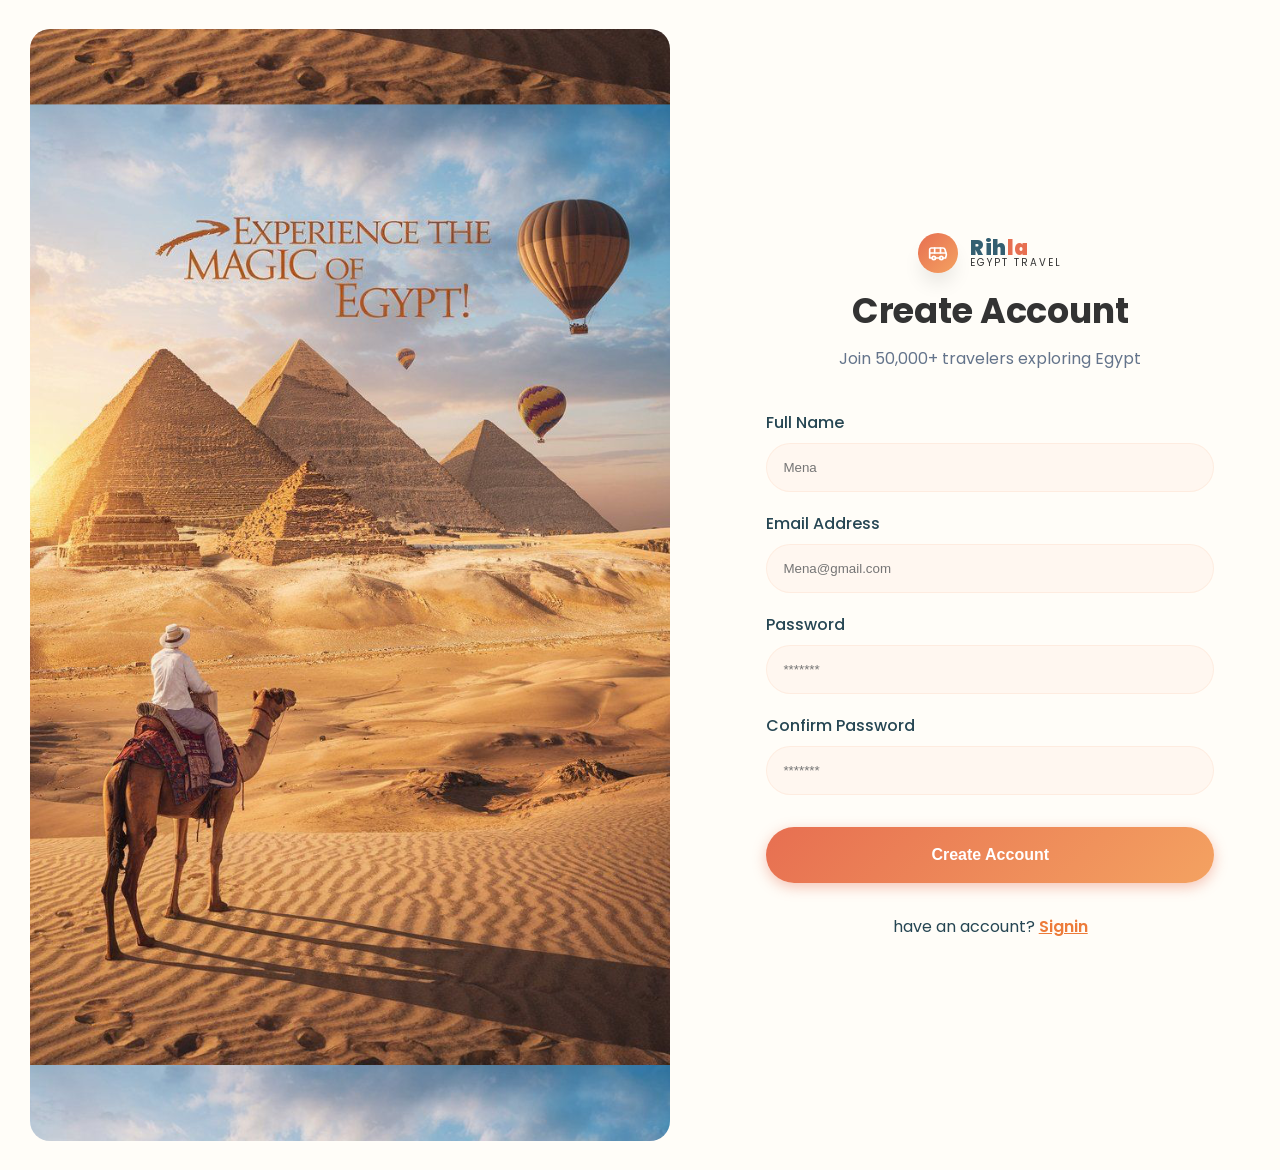
<file: signup.html>
<!DOCTYPE html>
<html lang="en">

<head>
    <meta charset="UTF-8">
    <meta name="viewport" content="width=device-width, initial-scale=1.0">

    <title>Signup</title>

    <!-- Google Fonts -->

    <link rel="preconnect" href="https://fonts.googleapis.com">
    <link rel="preconnect" href="https://fonts.gstatic.com" crossorigin>
    <link
        href="https://fonts.googleapis.com/css2?family=Barlow:ital,wght@0,100;0,200;0,300;0,400;0,500;0,600;0,700;0,800;0,900;1,100;1,200;1,300;1,400;1,500;1,600;1,700;1,800;1,900&family=Cairo:wght@200..1000&family=Glory:ital,wght@0,100..800;1,100..800&family=Inter:ital,opsz,wght@0,14..32,100..900;1,14..32,100..900&family=Plus+Jakarta+Sans:ital,wght@0,200..800;1,200..800&family=Poppins:ital,wght@0,100;0,200;0,300;0,400;0,500;0,600;0,700;0,800;0,900;1,100;1,200;1,300;1,400;1,500;1,600;1,700;1,800;1,900&family=Quicksand:wght@300..700&family=Roboto:ital,wght@0,100..900;1,100..900&display=swap"
        rel="stylesheet">

    <!-- CSS LINKS -->
    <link rel="stylesheet" href="css/signup.css">
    <link rel="stylesheet" href="css/responsive_auth.css">
</head>

<body>

    <main>

        <div class="img"></div>

        <div class="container">

            <div class="content">

                <div class="head">
                    <div class="logo">
                        <div class="icon">
                            <img src="imges/Icon.svg" alt="Icon">
                        </div>
                        <div class="content_logo">
                            <p>Rih<span>la</span></p>
                            <p class="egypt_travel_span">EGYPT TRAVEL</p>
                        </div>
                    </div>
                    <div class="text_content">
                        <h1>Create Account</h1>
                        <p>Join 50,000+ travelers exploring Egypt</p>
                    </div>
                </div>

                <div class="form_login">

                    <form action="">

                        <div class="lables">

                            <label class="email">
                                Full Name
                                <input type="text" required placeholder="Mena">
                            </label>



                            <label class="email">
                                Email Address
                                <input type="password" required placeholder="Mena@gmail.com">
                            </label>




                            <label>
                                Password
                                <input type="password" required placeholder="*******">
                            </label>

                            <label>
                                Confirm Password
                                <input type="password" required placeholder="*******">
                            </label>

                        </div>

                        <button type="submit">Create Account</button>

                    </form>


                    <div class="create_account">
                        <span>have an account?  <a href="login.html">Signin</a></span>
                    </div>

                </div>
            </div>
        </div>
    </main>

</body>

</html>
</file>
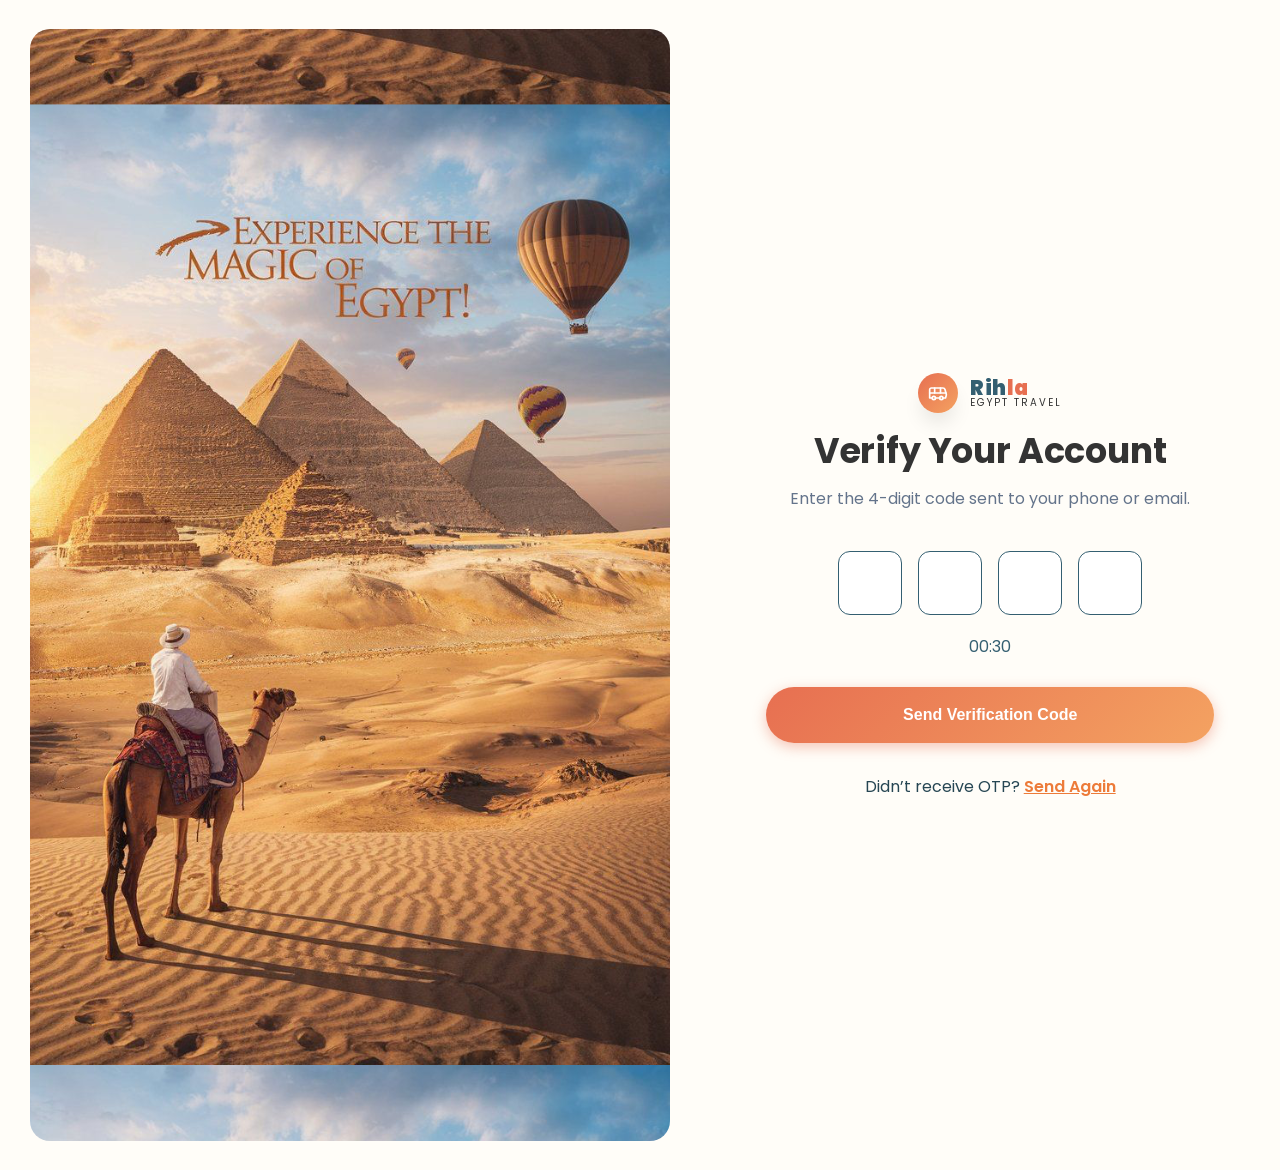
<file: verification_code_forgot_password.html>
<!DOCTYPE html>
<html lang="en">

<head>
    <meta charset="UTF-8">
    <meta name="viewport" content="width=device-width, initial-scale=1.0">

    <title>Verify Your Account</title>

    <!-- Google Fonts -->

    <link rel="preconnect" href="https://fonts.googleapis.com">
    <link rel="preconnect" href="https://fonts.gstatic.com" crossorigin>
    <link
        href="https://fonts.googleapis.com/css2?family=Barlow:ital,wght@0,100;0,200;0,300;0,400;0,500;0,600;0,700;0,800;0,900;1,100;1,200;1,300;1,400;1,500;1,600;1,700;1,800;1,900&family=Cairo:wght@200..1000&family=Glory:ital,wght@0,100..800;1,100..800&family=Inter:ital,opsz,wght@0,14..32,100..900;1,14..32,100..900&family=Plus+Jakarta+Sans:ital,wght@0,200..800;1,200..800&family=Poppins:ital,wght@0,100;0,200;0,300;0,400;0,500;0,600;0,700;0,800;0,900;1,100;1,200;1,300;1,400;1,500;1,600;1,700;1,800;1,900&family=Quicksand:wght@300..700&family=Roboto:ital,wght@0,100..900;1,100..900&display=swap"
        rel="stylesheet">

    <!-- CSS LINKS -->
    <link rel="stylesheet" href="css/verification_code_forgot_password.css">
    <link rel="stylesheet" href="css/responsive_auth.css">

</head>

<body>

    <main>

        <div class="img"></div>

        <div class="container">

            <div class="content">

                <div class="head">
                    <div class="logo">
                        <div class="icon">
                            <img src="imges/Icon.svg" alt="Icon">
                        </div>
                        <div class="content_logo">
                            <p>Rih<span>la</span></p>
                            <p class="egypt_travel_span">EGYPT TRAVEL</p>
                        </div>
                    </div>
                    <div class="text_content">
                        <h1>Verify Your Account</h1>
                        <p>Enter the 4-digit code sent to your phone or email.</p>
                    </div>
                </div>

                <div class="form_login">

                    <form action="">

                        <div class="lables">

                            <div class="inpts">


                                <input type="text" required>


                                <input type="text" required>



                                <input type="text" required>



                                <input type="text" required>



                            </div>


                            <span>00:30</span>

                        </div>

                        <button type="submit"> <a href="signup.html">Send Verification Code</a></button>

                    </form>


                    <div class="create_account">
                        <span>Didn’t receive OTP? <a href="login.html">Send Again</a></span>
                    </div>

                </div>
            </div>
        </div>
    </main>

</body>

</html>
</file>
<file: main.css>
@import url('https://fonts.googleapis.com/css2?family=Barlow:ital,wght@0,100;0,200;0,300;0,400;0,500;0,600;0,700;0,800;0,900;1,100;1,200;1,300;1,400;1,500;1,600;1,700;1,800;1,900&family=Cairo:wght@200..1000&family=Glory:ital,wght@0,100..800;1,100..800&family=Inter:ital,opsz,wght@0,14..32,100..900;1,14..32,100..900&family=Plus+Jakarta+Sans:ital,wght@0,200..800;1,200..800&family=Poppins:ital,wght@0,100;0,200;0,300;0,400;0,500;0,600;0,700;0,800;0,900;1,100;1,200;1,300;1,400;1,500;1,600;1,700;1,800;1,900&family=Quicksand:wght@300..700&family=Roboto:ital,wght@0,100..900;1,100..900&display=swap');
@import url('https://fonts.googleapis.com/css2?family=Barlow:ital,wght@0,100;0,200;0,300;0,400;0,500;0,600;0,700;0,800;0,900;1,100;1,200;1,300;1,400;1,500;1,600;1,700;1,800;1,900&family=Cairo:wght@200..1000&family=Glory:ital,wght@0,100..800;1,100..800&family=Inter:ital,opsz,wght@0,14..32,100..900;1,14..32,100..900&family=Plus+Jakarta+Sans:ital,wght@0,200..800;1,200..800&family=Poppins:ital,wght@0,100;0,200;0,300;0,400;0,500;0,600;0,700;0,800;0,900;1,100;1,200;1,300;1,400;1,500;1,600;1,700;1,800;1,900&family=Quicksand:wght@300..700&family=Roboto:ital,wght@0,100..900;1,100..900&display=swap');


* {
    padding: 0;
    margin: 0;
    box-sizing: border-box;
}

body {
    font-family: "Poppins", sans-serif;
}

ol {
    list-style-type: none;
}

a {
    text-decoration: none;
}

button {
    cursor: pointer;
}


/* Header */

header {
    width: 100%;
    display: flex;
    justify-content: center;

    .container {
        width: 85%;
        display: flex;
        flex-direction: row;
        align-items: center;
        justify-content: space-between;
        padding: 26px 0;

        .logo {

            display: flex;
            flex-direction: row;
            align-items: center;
            gap: 12px;


            .icon {
                background: linear-gradient(135deg, #E76F51 0%, #F4A261 100%);
                border-radius: 20px;
                padding: 10px;
                width: 40px;
                height: 40px;



            }

            .content_logo {
                display: flex;
                flex-direction: column;
                padding: 7px 0;

                p {
                    font-weight: 900;
                    font-style: Black;
                    font-size: 20px;
                    line-height: 20px;
                    letter-spacing: 0.5px;
                    color: #345F71;

                    span {
                        color: #E76F51;

                    }

                }

                .egypt_travel_span {
                    display: block;
                    font-weight: 400;
                    font-size: 10px;
                    line-height: 10px;
                    letter-spacing: 2px;
                    color: #333333;


                }
            }


        }

        ol {
            display: flex;
            flex-direction: row;
            gap: 32px;




            li {
                a {
                    font-weight: 600;
                    font-size: 16px;
                    line-height: 24px;
                    letter-spacing: 0px;
                    color: #345F71;
                    padding: 8px 16px;
                    gap: 8px;
                    opacity: 1;
                    border-radius: 999px;

                }

                .active_link {
                    background-color: #F0925C33;
                    color: #ED7B39;
                }
            }


        }


        .btns_header_nav {
            display: flex;
            flex-direction: row;
            align-items: center;
            gap: 16px;

            .signin {
                display: flex;
                align-items: center;
                gap: 6px;
                padding: 8px 16px;
                border: 1px solid #A6C8D6;
                border-radius: 999px;
                background-color: transparent;
                color: #345F71;
                font-weight: 600;
                font-size: 16px;
                line-height: 24px;
                letter-spacing: 0px;
                text-align: center;

                /* box-shadow: 0px 4px 14px 0px #E76F5166; */


            }

            .book_now {
                display: flex;
                align-items: center;
                gap: 6px;
                padding: 8px 16px;
                border: none;
                border-radius: 999px;
                background: linear-gradient(135deg, #E76F51 0%, #F4A261 100%);
                box-shadow: 0px 4px 14px 0px #E76F5166;
                color: #FFFFFF;
                font-weight: 600;
                font-size: 16px;
                line-height: 24px;
                letter-spacing: 0px;
                text-align: center;


            }
        }

        svg {
            display: none;
        }
    }
}


/* Hero Section & Search Bar */
.hero_section {
    height: 100vh;
    background-image: url(imges/Egypt\ pyramids.png.jpg);
    background-size: cover;
    background-position: center;
    position: relative;

    .linear {
        background: linear-gradient(135deg, rgba(38, 70, 83, 0.5) 0%, rgba(15, 23, 42, 0.325) 55%, rgba(18, 33, 39, 0.5) 100%);
        width: 100%;
        height: 100%;
        display: flex;
        align-items: center;
        justify-content: center;

        .container_hero_section {
            width: 80%;
            display: flex;
            flex-direction: row;


            .content_hero_section {
                width: 65%;
                display: flex;
                flex-direction: column;

                span {
                    display: flex;
                    align-items: center;
                    justify-content: center;
                    gap: 8px;
                    font-weight: 400;
                    font-size: 14px;
                    line-height: 20px;
                    letter-spacing: 0px;
                    color: #CBD5E1;
                    background-color: #1E293B99;
                    width: fit-content;
                    padding: 8px 16px;
                    border: 1px solid #F0925C80;
                    border-radius: 16777200px;
                    margin-bottom: 25px;

                    p {
                        width: 8px;
                        height: 8px;
                        background-color: #EA6316;
                        border-radius: 16777200px;

                    }

                }

                h1 {
                    display: flex;
                    flex-direction: column;
                    gap: 8px;
                    font-weight: 700;
                    font-style: Bold;
                    font-size: 60px;
                    line-height: 60px;
                    letter-spacing: -0.4px;
                    color: #FFFFFF;
                    margin-bottom: 16px;

                    p {
                        color: #E76F51;
                        font-weight: 700;
                        font-style: Bold;
                        font-size: 60px;
                        line-height: 60px;
                        letter-spacing: -0.4px;

                    }

                }

                p {
                    width: 576px;
                    font-weight: 400;
                    font-size: 18px;
                    line-height: 26px;
                    letter-spacing: -0.04px;
                    color: #FFFFFF;


                }

                .btns_hero_section {
                    display: flex;
                    flex-direction: row;
                    gap: 16px;
                    margin-top: 40px;

                    .explore_trips_btn {
                        padding: 16px 36px;
                        display: flex;
                        flex-direction: row;
                        align-items: center;
                        justify-content: center;
                        gap: 8px;
                        border: none;
                        border-radius: 999px;
                        background: linear-gradient(135deg, #E76F51 0%, #F4A261 100%);
                        box-shadow: 0px 4px 14px 0px #E76F5166;
                        font-weight: 600;
                        font-size: 16px;
                        line-height: 24px;
                        letter-spacing: 0px;
                        text-align: center;
                        color: #FFFFFF;




                    }

                    .my_booking_btu {
                        padding: 16px 36px;
                        display: flex;
                        flex-direction: row;
                        align-items: center;
                        justify-content: center;
                        gap: 8px;
                        border: 1px solid #FFFFFF;
                        border-radius: 999px;
                        background: transparent;
                        box-shadow: 0px 4px 14px 0px #E76F5166;
                        font-weight: 600;
                        font-size: 16px;
                        line-height: 24px;
                        letter-spacing: 0px;
                        text-align: center;
                        color: #FFFFFF;

                        svg {
                            width: 24px;
                            height: 24px;
                        }

                    }
                }

            }

            .hero_nav_bar {
                display: flex;
                flex-direction: column;
                justify-content: center;
                margin-left: 19%;

                .nav {
                    background-color: #1E293B99;
                    border: 1px solid #FFFFFF1A;
                    border-radius: 16px;
                    padding: 24px;

                    .text_div {
                        width: 159px;
                        display: flex;
                        flex-direction: row;
                        align-items: center;
                        justify-content: start;
                        gap: 12px;

                        .blue {
                            width: 8px;
                            height: 32px;
                            background-color: #88B6C9;
                            border-radius: 16777200px;

                        }

                        .greer {
                            width: 8px;
                            height: 32px;
                            background-color: #1FC16B;
                            border-radius: 16777200px;

                        }

                        .orange {
                            width: 8px;
                            height: 32px;
                            background-color: #E76F51;
                            border-radius: 16777200px;

                        }

                        .text {

                            h3 {
                                font-weight: 700;
                                font-style: Bold;
                                font-size: 18px;
                                line-height: 27px;
                                letter-spacing: 0px;
                                color: #FFFFFF;

                            }

                            p {
                                font-weight: 400;
                                font-size: 12px;
                                line-height: 18px;
                                letter-spacing: 0px;
                                color: #CBD5E1;

                            }
                        }


                    }

                    .padding {
                        padding-top: 16px;
                    }
                }



            }
        }
    }

    .search_trips_nav_bar {
        display: flex;
        flex-direction: row;
        gap: 18px;
        align-items: center;
        justify-content: center;
        padding: 16px 32px;
        border: 1px solid #FBE4D6;
        border-radius: 999px;
        background-color: #FFFFFF;
        box-shadow: 0px 4px 15.1px 0px #ED7B3924;
        position: absolute;
        transform: translate(13%, -50%);
        width: 81%;
        


        .inputs {
            display: flex;
            flex-direction: row;
            align-items: center;
            justify-content: center;
            gap: 16px;

            div {
                width: 299px;
                height: 56px;
                padding: 12px 16px;
                display: flex;
                align-items: center;
                gap: 12px;
                background-color: #F0925C0D;
                border-radius: 999px;
                

                input {
                    border: none;
                    background-color: transparent;
                    font-weight: 400;
                    font-size: 16px;
                    line-height: 24px;
                    letter-spacing: 0px;

                }

                select {
                    border: none;
                    outline: none;
                    background-color: transparent;
                    font-weight: 400;
                    font-size: 16px;
                    line-height: 24px;
                    letter-spacing: 0px;
                }





            }
        }

        .search_trips_btn {
            padding: 14px 16px;
            display: flex;
            flex-direction: row;
            align-items: center;
            justify-content: center;
            gap: 6px;
            border: none;
            border-radius: 999px;
            background: linear-gradient(135deg, #E76F51 0%, #F4A261 100%);
            box-shadow: 0px 4px 14px 0px #E76F5166;
            font-weight: 600;
            font-size: 16px;
            line-height: 24px;
            letter-spacing: 0px;
            text-align: center;
            color: #FFFFFF;


        }
    }

}



/* Popular Routes Across Egypt Sectine */

.main_section {
    background-color: #FFFDF8;

    .popular_routes_section {
        display: flex;
        flex-direction: column;
        align-items: center;
        justify-content: center;
        gap: 48px;
        padding: 112px 93px 112px 67px;

        .header_content_main_section {
            text-align: center;
            display: flex;
            flex-direction: column;
            align-items: center;
            justify-content: center;


            span {
                display: flex;
                align-items: center;
                justify-content: center;
                gap: 6px;
                border-radius: 100px;
                padding: 6px 16px;
                background-color: #F0925C26;
                margin-bottom: 15.5px;
                color: #EA6316;


            }

            h2 {
                font-weight: 800;
                font-size: 44px;
                line-height: 57.2px;
                letter-spacing: 0px;
                text-align: center;
                color: #264653;
                margin-bottom: 8px;

            }

            p {
                width: 520px;
                font-weight: 400;
                font-size: 18px;
                line-height: 26px;
                letter-spacing: -0.04px;
                text-align: center;


            }
        }

        .cards_main_section {
            width: 100%;
            display: flex;
            flex-wrap: wrap;
            gap: 20px;


            .card {
                width: calc((100% - 40px) / 3);
                border-radius: 20px;
                background-color: #FFFFFF;
                border: 0.67px solid #E9E4DA;
                box-shadow: 0px 4px 24px 0px #26465312;
                overflow: hidden;


                .content_card {
                    padding: 22px;
                    display: flex;
                    flex-direction: column;
                    gap: 24px;

                    .content_card_text {

                        .text_content {
                            display: flex;
                            align-items: center;
                            justify-content: space-between;

                            .address {
                                h4 {
                                    font-weight: 700;
                                    font-size: 18px;
                                    line-height: 26px;
                                    letter-spacing: -0.04px;
                                    color: #345F71;

                                }

                                span {
                                    font-weight: 400;
                                    font-size: 14px;
                                    line-height: 20px;
                                    letter-spacing: 0px;
                                    color: #777777;

                                }
                            }

                            .price {
                                p {
                                    font-family: "Inter", sans-serif;
                                    font-weight: 700;
                                    font-style: Bold;
                                    font-size: 24px;
                                    line-height: 30px;
                                    letter-spacing: -0.1px;
                                    text-align: right;
                                    color: #EA6316;

                                }

                                span {
                                    font-weight: 400;
                                    font-size: 12px;
                                    line-height: 16px;
                                    letter-spacing: 0.04px;
                                    text-align: right;
                                    color: #777777;

                                }
                            }
                        }

                        .content {
                            display: flex;
                            align-items: center;
                            justify-content: space-between;
                            padding-top: 12px;

                            span {
                                display: flex;
                                align-items: center;
                                justify-content: center;
                                gap: 6px;

                            }

                            p {
                                padding: 8px;
                                background-color: #1FC16B1A;
                                border-radius: 100px;
                                font-weight: 600;
                                font-size: 12px;
                                line-height: 16px;
                                letter-spacing: 0.04px;
                                color: #1FC16B;

                            }
                        }
                    }

                    .btns_main_section {
                        display: flex;
                        align-items: center;
                        justify-content: center;
                        gap: 8px;


                        .view_details_but {
                            border: 1px solid #A6C8D6;
                            border-radius: 999px;
                            padding: 12px 39px;
                            box-shadow: 0px 4px 14px 0px #E76F5166;
                            font-weight: 600;
                            font-size: 16px;
                            line-height: 24px;
                            letter-spacing: 0px;
                            text-align: center;
                            color: #345F71;
                            background-color: transparent;


                        }

                        .book_now_btn {
                            border: none;
                            border-radius: 999px;
                            padding: 12px 49px;
                            box-shadow: 0px 4px 14px 0px #E76F5166;
                            font-weight: 600;
                            font-size: 16px;
                            line-height: 24px;
                            letter-spacing: 0px;
                            text-align: center;
                            color: #FFFFFF;
                            background: linear-gradient(135deg, #E76F51 0%, #F4A261 100%);

                        }
                    }
                }



                .img_card {
                    width: 100%;
                    height: 440px;
                    object-fit: cover;
                    width: 414px;
                    height: 220px;


                }


            }
        }

        button {
            padding: 16px 45px;
            display: flex;
            gap: 8px;
            align-items: center;
            background-color: transparent;
            border: 1px solid #A6C8D6;
            box-shadow: 0px 4px 14px 0px #E76F5166;
            border-radius: 999px;

            a {
                font-weight: 600;
                font-size: 16px;
                line-height: 24px;
                letter-spacing: 0px;
                text-align: center;
                color: #345F71;
            }

        }

    }



}


/* Travel Smarter With EgyTrips */

.traveling_side {
    background-color: #264653;
    width: 100%;
    height: 633px;
    display: flex;
    align-items: center;
    justify-content: center;

    .container {
        width: 85%;
        display: flex;
        flex-direction: column;
        gap: 54px;

        .head {
            display: flex;
            flex-direction: column;
            align-items: center;

            span {
                display: flex;
                align-items: center;
                justify-content: center;
                gap: 6px;
                padding: 6px 16px;
                border: 0.67px solid #F0925C33;
                border-radius: 100px;
                background-color: #F0925C33;
                margin-bottom: 16px;
                font-weight: 600;
                font-size: 13px;
                line-height: 19.5px;
                letter-spacing: 0px;
                color: #F4A261;

                img {
                    color: #F4A261;
                }


            }

            h2 {
                font-weight: 800;
                font-size: 44px;
                line-height: 57.2px;
                letter-spacing: 0px;
                text-align: center;
                color: #FFFFFF;

            }

            p {
                font-weight: 400;
                font-size: 17px;
                line-height: 25.5px;
                letter-spacing: 0px;
                text-align: center;
                color: #FFFFFFA6;
                padding-top: 16px;
                width: 520px;

            }


        }


        .cards {
            display: flex;
            flex-direction: row;
            gap: 20px;

            .card {
                width: calc((100% - 60px) / 4);
                padding: 32px 24px;
                border: .67px solid #FFFFFF1A;
                border-radius: 20px;
                background-color: #FFFFFF0D;

                img {
                    background-color: #FBE4D6;
                    padding: 14px;
                    border-radius: 14px;
                }

                h3 {
                    padding-top: 20px;
                    font-weight: 700;
                    font-style: Bold;
                    font-size: 18px;
                    line-height: 26px;
                    letter-spacing: -0.04px;
                    color: #FFFFFF;

                }

                p {
                    padding-top: 10px;
                    font-weight: 400;
                    font-size: 16px;
                    line-height: 24px;
                    letter-spacing: 0px;
                    color: #FFFFFF99;
                }
            }

        }
    }
}



/* Featured Destinations Cards */

.Featured {
    width: 100%;
    background-color: #FFFDF8;
    display: flex;
    flex-direction: column;
    justify-content: center;
    align-items: center;

    .containere {
        width: 90%;
        padding: 100px 0;
        display: flex;
        flex-direction: column;
        gap: 48px;

        .head {
            display: flex;
            flex-direction: column;
            align-items: center;
            justify-content: center;

            span {
                display: flex;
                align-items: center;
                justify-content: center;
                gap: 6px;
                background-color: #F0925C26;
                padding: 6px 16px;
                font-weight: 500;
                font-style: Medium;
                font-size: 14px;
                line-height: 20px;
                letter-spacing: 0px;
                text-align: center;
                color: #EA6316;
                border-radius: 100px;
                margin-bottom: 15.5px;

            }

            h2 {
                font-weight: 800;
                font-size: 44px;
                line-height: 57.2px;
                letter-spacing: 0px;
                text-align: center;
                color: #264653;

                p {
                    display: inline;

                    color: #E76F51;
                    font-weight: 800;
                    font-size: 44px;
                    line-height: 57.2px;
                    letter-spacing: 0px;
                    text-align: center;

                }

            }

            h5 {
                font-weight: 400;
                font-size: 18px;
                line-height: 26px;
                letter-spacing: -0.04px;
                text-align: center;
                color: #8E8E8E;
                padding-top: 8px;
                width: 520px;
            }


        }

        .cards {
            width: 100%;
            display: flex;
            flex-wrap: wrap;
            gap: 20px;

            .card_img {
                width: calc((100% - 40px) / 3);
                border-radius: 16px;
                overflow: hidden;
                width: 413px;
                height: 360px;
                background-position: center;
                background-size: cover;

                .img_linear {
                    background: linear-gradient(180deg, rgba(0, 0, 0, 0) 35%, rgba(15, 23, 42, 0.95) 100%);
                    width: 100%;
                    height: 100%;
                    display: flex;
                    flex-direction: column;


                    .span_top {
                        margin: 16px;
                        padding: 4px 8px;
                        background-color: #FFFFFFEB;
                        border-radius: 100px;
                        width: fit-content;
                        font-weight: 600;
                        font-size: 11px;
                        line-height: 16.5px;
                        letter-spacing: 0px;
                        color: #41788E;



                    }

                    .content {
                        height: 100%;
                        padding: 20px;
                        display: flex;
                        flex-direction: column;
                        align-items: start;
                        justify-content: end;

                        .badg_star {
                            display: flex;
                            gap: 4px;
                            font-weight: 400;
                            font-size: 13px;
                            line-height: 19.5px;
                            letter-spacing: 0px;
                            color: #CBD5E1;

                            img {
                                width: 70px;
                                height: 14px;
                            }

                        }

                        .titel {
                            font-weight: 700;
                            font-style: Bold;
                            font-size: 20px;
                            line-height: 28px;
                            letter-spacing: -0.08px;
                            padding-top: 4px;
                            color: #FFFFFF;

                        }

                        .nots {
                            padding-top: 2px;
                            font-weight: 400;
                            font-size: 16px;
                            line-height: 24px;
                            letter-spacing: 0px;
                            color: #CBD5E1;

                        }

                        .span_bottom {
                            padding-top: 8px;
                            font-weight: 700;
                            font-style: Bold;
                            font-size: 14px;
                            line-height: 20px;
                            letter-spacing: 0px;
                            color: #F0925C;

                        }
                    }


                }

            }

            .card_img_1 {
                background-image: url(imges/7455e0772b3b57a22aeeb726a0c5ec5a60654983.jpg);
            }

            .card_img_2 {
                background-image: url(imges/51b2e1bd99afb613dbd47268ebcc83ac0756dfd6.jpg);


            }

            .card_img_3 {
                background-image: url(imges/e31fad7224154fa746d22b4e38070e6acfc83ad1.jpg);


            }

            .card_img_4 {
                background-image: url(imges/d8c43e4e890a58c49f31312ea01136e1c4281f04.jpg);


            }

            .card_img_5 {
                background-image: url(imges/d6ab47e7cf7c616e2ffa7d8c630f8233560f79b4.jpg);


            }

            .card_img_6 {
                background-image: url(imges/ef2007b3688ee5b20ef062ebbb77b0df5df4cfc9.jpg);


            }

        }
    }


    /* Artical */

    .artical {
        border-radius: 32px;
        display: flex;
        flex-direction: row;
        height: 425.462158203125px;
        width: 90%;
        overflow: hidden;
        background-color: #264653;
        margin-bottom: 100px;




        .img {

            width: 35%;
            background-image: url(imges/364c8b6956b417954afb82a1e90f86ce9df449ec.png);
            /* background-repeat: no-repeat; */
            background-position: top;
            background-size: cover;

        }

        .content {
            display: flex;
            flex-direction: column;
            align-items: center;
            justify-content: center;
            margin: 95px 100px 73px 85px;

            h2 {
                font-weight: 800;
                font-size: 44px;
                line-height: 57.2px;
                letter-spacing: 0px;
                text-align: center;
                color: #FFFFFF;
                margin-bottom: 16px;

            }

            p {
                width: 80%;
                font-weight: 400;
                font-size: 17px;
                line-height: 25.5px;
                letter-spacing: 0px;
                text-align: center;
                color: #FFFFFFA6;

            }

            button {
                margin-top: 18px;
                padding: 16px 49px;
                display: flex;
                flex-direction: row;
                align-items: center;
                justify-content: center;
                gap: 8px;
                border: none;
                border-radius: 999px;
                background: linear-gradient(135deg, #E76F51 0%, #F4A261 100%);
                box-shadow: 0px 4px 14px 0px #E76F5166;
                font-weight: 600;
                font-size: 16px;
                line-height: 24px;
                letter-spacing: 0px;
                text-align: center;
                color: #FFFFFF;
            }
        }

    }


    /* Traveler Stories */

    .traveler_stories {
        width: 90%;
        display: flex;
        flex-direction: column;
        align-items: center;
        justify-content: center;
        gap: 48px;



        .head_traveler_stories {

            display: flex;
            flex-direction: column;
            align-items: center;
            justify-content: center;

            span {
                display: flex;
                align-items: center;
                justify-content: center;
                gap: 6px;
                background-color: #F0925C26;
                padding: 6px 16px;
                font-weight: 500;
                font-style: Medium;
                font-size: 14px;
                line-height: 20px;
                letter-spacing: 0px;
                text-align: center;
                color: #EA6316;
                border-radius: 100px;
                margin-bottom: 21.5px;
            }

            h2 {
                font-weight: 800;
                font-size: 44px;
                line-height: 57.2px;
                letter-spacing: 0px;
                text-align: center;
                color: #264653;

                p {
                    display: inline;

                    color: #E76F51;
                    font-weight: 800;
                    font-size: 44px;
                    line-height: 57.2px;
                    letter-spacing: 0px;
                    text-align: center;

                }

            }

            h5 {
                font-weight: 400;
                font-size: 18px;
                line-height: 26px;
                letter-spacing: -0.04px;
                text-align: center;
                color: #8E8E8E;
                margin-top: 8px;


            }
        }

        .cards_traveler_stories {
            width: 100%;
            display: flex;
            flex-wrap: wrap;
            gap: 20px;

            .card {
                width: calc((100% - 60px) / 4);
                border-radius: 20px;
                border: .67px solid #E9E4DA1A;
                backdrop-filter: blur(35.5px);
                background-color: #FFFFFF;

                padding: 28px;


                .logo {
                    background-color: #FBEEE9;
                    padding: 11px;
                    padding-bottom: 6px;
                    width: fit-content;
                    border-radius: 10px;
                }

                p {
                    width: 233px;
                    padding-top: 20px;
                    font-weight: 400;
                    font-size: 14px;
                    line-height: 20px;
                    letter-spacing: 0px;
                    color: #264653;

                }

                .user_bottom {
                    display: flex;
                    flex-direction: row;
                    margin-top: 20px;
                    padding-top: 16px;
                    border-top: .67px solid #E9E4DA;
                    justify-content: space-between;

                    .user {
                        display: flex;
                        align-items: center;
                        justify-content: center;
                        gap: 10px;

                        .img {
                            width: 39px;
                            height: 39px;
                            background-image: url(imges/8e3bddcd6ed878a3e593fd2cda4976fcb08c7c60.jpg);
                            background-size: cover;
                            background-position: center;
                            border-radius: 8px;

                        }

                        .name {
                            font-weight: 700;
                            font-style: Bold;
                            font-size: 14px;
                            line-height: 20px;
                            letter-spacing: 0px;
                            color: #264653;


                            span {
                                font-weight: 400;
                                font-size: 12px;
                                line-height: 16px;
                                letter-spacing: 0.04px;
                                color: #264653;

                            }

                        }
                    }

                    .rating {
                        display: flex;
                        flex-direction: column;
                        justify-content: end;
                        align-self: end;


                        img {
                            width: 76px;
                            height: 12px;
                        }

                        .not {
                            font-weight: 400;
                            font-size: 12px;
                            line-height: 16px;
                            letter-spacing: 0.04px;
                            text-align: right;
                            color: #264653;
                        }
                    }
                }




            }
        }
    }
}


/* Footer */
footer {
    width: 100%;
    height: 455.5px;
    background-color: #264653;
    display: flex;
    flex-direction: column;
    align-items: center;
    margin-top: 126px;

    .container {
        width: 90%;
        height: 100%;
        padding: 64px 24px 48px 24px;


        .lists {
            display: flex;
            gap: 86px;
            height: 283px;

            div {
                width: calc(100% / 4);

            }

            .about_us {






                .logo {
                    display: flex;
                    flex-direction: row;
                    align-items: center;
                    justify-content: center;
                    gap: 12px;
                    width: 100%;


                    .icon {
                        background: linear-gradient(135deg, #E76F51 0%, #F4A261 100%);
                        border-radius: 20px;
                        padding: 10px;
                        width: 40px;
                        height: 40px;



                    }

                    .content_logo {
                        display: flex;
                        flex-direction: column;
                        padding: 7px 0;
                        width: 100%;

                        p {
                            font-weight: 900;
                            font-size: 20px;
                            line-height: 20px;
                            letter-spacing: 0.5px;
                            color: #FFFFFF;
                            padding: 0;


                            span {
                                color: #E76F51;

                            }

                        }

                        .egypt_travel_span {
                            font-weight: 400;
                            font-size: 10px;
                            line-height: 10px;
                            letter-spacing: 2px;
                            color: #FFFFFF;
                            padding: 0;


                        }
                    }


                }


                p {
                    font-weight: 400;
                    font-size: 14px;
                    line-height: 23.8px;
                    letter-spacing: 0px;
                    color: #FFFFFF;
                    padding-top: 20px;

                }

                .acounts {
                    display: flex;
                    gap: 12px;
                    padding-top: 24px;

                    img {
                        padding: 10px;
                        border-radius: 8px;
                        background-color: #FFFFFF1A;
                    }
                }
            }

            .quick_links_nav,
            .top_destinations {
                h2 {
                    font-weight: 600;
                    font-size: 16px;
                    line-height: 24px;
                    letter-spacing: 0px;
                    color: #FFFFFF;

                }

                ol {
                    display: flex;
                    flex-direction: column;
                    gap: 12px;
                    padding-top: 20px;


                    a {
                        font-weight: 400;
                        font-size: 14px;
                        line-height: 21px;
                        letter-spacing: 0px;
                        color: #FFFFFF;
                    }
                }
            }

            .contact_us {

                /* width: ; */

                h2 {
                    font-weight: 600;
                    font-size: 16px;
                    line-height: 24px;
                    letter-spacing: 0px;
                    color: #FFFFFF;

                }

                .content_top {
                    width: 100%;
                    padding-top: 20px;
                    display: flex;
                    flex-direction: column;
                    gap: 16px;

                    .icon {
                        display: flex;
                        align-items: center;
                        gap: 12px;
                        width: 100%;


                        img {
                            background-color: #E76F5133;
                            border-radius: 8px;
                            padding: 9px;
                        }


                        .text {
                            width: 100%;
                            font-weight: 400;
                            font-size: 14px;
                            line-height: 21px;
                            letter-spacing: 0px;
                            color: #FFFFFF;

                        }

                    }
                }

                .content_bottom {
                    width: 100%;
                    padding-top: 24px;

                    p {
                        font-weight: 500;
                        font-size: 13px;
                        line-height: 19.5px;
                        letter-spacing: 0px;
                        color: #FFFFFF;

                    }

                    form {
                        padding-top: 10px;
                        align-items: center;
                        justify-content: space-between;
                        display: flex;
                        gap: 8px;

                        input {
                            padding: 10px 14px;
                            border: 1px solid ##FFFFFF26;
                            border-radius: 10px;
                            background-color: #FFFFFF14;

                        }

                        button {
                            padding: 10px 16px;
                            border: none;
                            border-radius: 10px;
                            background: linear-gradient(135deg, #E76F51 0%, #F4A261 100%);

                        }
                    }
                }
            }

        }



    }


    .footer {
        width: 100%;
        height: 100%;
        border-top: 1px solid #FFFFFF1A;
        padding: 20px 80px;
        display: flex;
        align-items: center;
        justify-content: space-between;

        span {
            font-weight: 400;
            font-size: 13px;
            line-height: 19.5px;
            letter-spacing: 0px;
            color: #FFFFFF;

        }

        ol {
            display: flex;
            gap: 20px;
            margin-right: 17%;

            a {
                font-weight: 400;
                font-size: 13px;
                line-height: 19.5px;
                letter-spacing: 0px;
                color: #FFFFFF;

            }
        }
    }
}
</file>
<file: css/responsive_main.css>
@media (max-width:1460px) {
    .hero_section .search_trips_nav_bar {
        padding: 16px;
        flex-wrap: wrap;
    }
}



@media (max-width:1260px) {
    .hero_section .search_trips_nav_bar .inputs {
        flex-wrap: wrap;
    }
}


@media (max-width:1200px) {
    .hero_section .linear .container_hero_section .hero_nav_bar {
        margin-left: 10%;
    }

    .hero_section .search_trips_nav_bar {
        border-radius: 70px;
        padding-top: 20px;
    }

    .hero_section .search_trips_nav_bar .search_trips_btn {
        width: 30%;
    }

}


@media (max-width:1020px) {
    .hero_section .linear .container_hero_section .content_hero_section h1 {
        font-weight: 700;
    }


}


@media (max-width:992px) {
    header .container {
        width: 95%;
    }

    .hero_section .linear .container_hero_section {
        flex-wrap: wrap;
        gap: 40px;
    }

    .hero_section .linear .container_hero_section .content_hero_section {
        width: 100%;
    }

    .hero_section .linear .container_hero_section .hero_nav_bar {
        margin-left: 0;
    }

    .hero_section .linear .container_hero_section .hero_nav_bar .nav {
        display: flex;
        align-items: center;
        justify-content: center;
        flex-wrap: wrap;
    }

    .hero_section .linear .container_hero_section .hero_nav_bar .nav .padding {
        padding-top: 0;

    }
}


@media (max-width:820px) {
    header .container ol {
        display: none;
    }

    header .container svg {
        display: block;
    }


}













@media (max-width:768px) {
    header .container .btns_header_nav .book_now {
        padding: 6px 12px;
        font-size: 14px;
    }

    header .container .btns_header_nav .signin {
        padding: 6px 12px;
        font-size: 14px;

    }

    header .container {
        padding: 8px;
    }

    .hero_section {
        height: 120vh;
    }

    .hero_section .search_trips_nav_bar {
        display: flex;
        margin-top: 90px;
    }


    .hero_section .linear .container_hero_section .content_hero_section h1 {
        font-size: 40px;
    }

    .hero_section .linear .container_hero_section .content_hero_section p {
        font-size: 15px;
    }

    .hero_section .linear .container_hero_section .content_hero_section h1 p {
        font-size: 40px;
    }

    .hero_section .linear .container_hero_section .content_hero_section span {
        font-size: 12px;
        padding: 6px 14px;
    }

    .hero_section .linear .container_hero_section .content_hero_section .btns_hero_section .my_booking_btu {
        font-size: 14px;
        padding: 10px 24px;
    }

    .hero_section .linear .container_hero_section .content_hero_section .btns_hero_section .explore_trips_btn {
        font-size: 14px;
        padding: 10px 24px;
    }


    .main_section .popular_routes_section {
        padding: 320px 50px 100px 50px;
    }

    .main_section .popular_routes_section .cards_main_section .card {
        width: calc((100% - 20px) / 2);
    }


    .main_section .popular_routes_section .cards_main_section .card .content_card .btns_main_section {
        justify-content: space-between;

    }

    .main_section .popular_routes_section .cards_main_section .card .content_card .btns_main_section .view_details_but {
        padding: 10px 24px;
        font-size: 14px;
    }

    .main_section .popular_routes_section .cards_main_section .card .content_card .btns_main_section .book_now_btn {
        padding: 10px 24px;
        font-size: 14px;
    }

    .main_section .popular_routes_section .header_content_main_section h2 {
        font-size: 40px;
    }

    .main_section .popular_routes_section .header_content_main_section p {
        font-size: 15px;
    }

    .traveling_side .container .head h2 {
        font-size: 40px;
    }

    .traveling_side .container .head p {
        font-size: 15px;
    }

    .traveling_side {
        height: 810px;
    }


    .traveling_side .container {
        width: 90%;
    }

    .traveling_side .container .cards {
        flex-wrap: wrap;
    }

    .traveling_side .container .cards .card {
        width: calc((100% - 20px) / 2);

    }

    .Featured .containere .cards .card_img {
        width: calc((100% - 20px) / 2);

    }

    .Featured .containere .head h2 {
        font-size: 40px;
    }

    .Featured .containere .head h5 {
        font-size: 15px;
    }

    .Featured .artical {
        height: 856.462158px;
        flex-direction: column;
    }

    .Featured .artical .img {
        height: 70%;
        width: 100%;
        background-size: cover;
        background-position: 0px -40px;



    }

    .Featured .artical .content {
        margin: 20px;
    }

    .Featured .artical .content h2 {
        font-size: 35px;
    }

    .Featured .artical .content p {
        font-size: 15px;
    }

    .Featured .traveler_stories .cards_traveler_stories .card {
        width: calc((100% - 20px) / 2);

    }

    .Featured .traveler_stories .head_traveler_stories h2 {
        font-size: 40px;
    }

    .Featured .traveler_stories .head_traveler_stories h5 {
        font-size: 15px;
    }


    footer {
        height: 197vh;
    }

    footer .container {
        padding: 30px 20px;
    }

    footer .container .lists {
        display: flex;
        flex-direction: column;
        width: 100%;
        gap: 40px;
    }

    footer .container .lists div {

        width: 100%;
    }

    footer .footer {
        height: 5%;
        padding: 15px;
    }

    footer .footer ol {
        margin-right: 9%;
    }

    footer .container .lists .quick_links_nav {
        width: calc((100% - 120px)/ 3);
    }

    footer .container .lists .top_destinations {
        width: calc((100% - 120px)/ 3);
    }

    footer .container .lists .contact_us {
        width: calc((100% - 120px)/ 3);
    }
}












@media (max-width:460px) {
    header .container {
        justify-content: space-evenly;
    }

    header .container .btns_header_nav .book_now {
        display: none;
    }
}




@media (max-width:380px) {
    header .container {
        padding: 16px 0;
    }

    .hero_section .linear .container_hero_section .content_hero_section h1 {
        font-size: 30px;
    }

    .hero_section .linear .container_hero_section .content_hero_section h1 p {
        font-size: 30px;
    }

    .hero_section .linear .container_hero_section .content_hero_section p {
        /* font-size: 10px; */
        width: 100%;
    }

}










@media (max-width:320px) {

    .hero_section {
        height: 93vh;

    }

    .hero_section .linear .container_hero_section {
        width: 92%;
    }


    .hero_section .linear .container_hero_section .content_hero_section h1 {
        font-size: 25px;
        /* line-height: 40px; */
        gap: 0px;
        margin-bottom: 6px;
    }

    .hero_section .linear .container_hero_section .content_hero_section h1 p {
        font-size: 25px;
    }

    .hero_section .linear .container_hero_section .content_hero_section span {
        margin-bottom: 0;
    }

    .hero_section .linear .container_hero_section .content_hero_section p {
        font-size: 10px;
        line-height: 23px;
    }

    .hero_section .linear .container_hero_section .content_hero_section span {
        font-size: 9px;
        padding: 2px 5px;
    }

    .hero_section .linear .container_hero_section .content_hero_section span p {
        width: 6px;
        height: 6px;
    }

    .hero_section .linear .container_hero_section .content_hero_section .btns_hero_section {
        justify-content: space-evenly;
        gap: 0;
    }

    .hero_section .linear .container_hero_section .content_hero_section .btns_hero_section .explore_trips_btn {
        padding: 4px 16px;
        font-size: 11px;
    }

    .hero_section .linear .container_hero_section .content_hero_section .btns_hero_section .my_booking_btu {
        padding: 4px 16px;
        font-size: 11px;
    }

    .hero_section .linear .container_hero_section .content_hero_section .btns_hero_section .my_booking_btu svg {
        width: 20px;
        height: 20px;
    }

    .hero_section .linear .container_hero_section .hero_nav_bar .nav {
        padding: 10px;
        gap: 3px;
    }

    .hero_section .linear .container_hero_section .hero_nav_bar .nav .text_div {
        width: 86px;
        gap: 10px;
    }

    .hero_section .linear .container_hero_section .hero_nav_bar .nav .text_div .text h3 {
        font-size: 14px;
    }

    .hero_section .linear .container_hero_section .hero_nav_bar .nav .text_div .text p {
        font-size: 10px;
    }

    .hero_section .search_trips_nav_bar .inputs div {
        width: 200px;
        height: auto;

    }

    .hero_section .search_trips_nav_bar .inputs div input {
        font-size: 14px;
    }

    .hero_section .search_trips_nav_bar .search_trips_btn {
        width: 60%;
        padding: 8px 10px;
        font-size: 14px;
    }



    .main_section .popular_routes_section .header_content_main_section h2 {
        font-size: 20px;
    }

    .main_section .popular_routes_section .header_content_main_section p {
        font-size: 10px;
        width: 307px;


    }

    .main_section .popular_routes_section .header_content_main_section span {
        width: 40%;
        font-size: 10px;
        padding: 6px 13px;
    }

    .main_section .popular_routes_section {
        padding: 320px 15px 100px 15px;
    }

    .main_section .popular_routes_section .cards_main_section .card {
        width: 100%;
    }

    .main_section .popular_routes_section .cards_main_section .card .content_card .content_card_text .text_content .price p {
        font-size: 22px;
    }

    .main_section .popular_routes_section .cards_main_section .card .content_card .content_card_text .content span {
        font-size: 13px;
    }

    .main_section .popular_routes_section .cards_main_section .card .content_card .content_card_text .content p {
        padding: 6px;
        font-size: 10px;
    }

    .main_section .popular_routes_section .cards_main_section .card .content_card .btns_main_section .book_now_btn {
        padding: 9px 18px;
    }

    .main_section .popular_routes_section .cards_main_section .card .content_card .btns_main_section .view_details_but {
        padding: 9px 18px;
    }

    .main_section .popular_routes_section button {
        padding: 8px 17px;
    }

    .main_section .popular_routes_section button a {
        font-size: 14px;
    }

    .traveling_side {
        height: 245vh;

    }

    .traveling_side .container .head h2 {
        font-size: 26px;
    }

    .traveling_side .container .head p {
        width: 314px;
        font-size: 12px;
    }

    .traveling_side .container .cards .card {
        width: 100%;
    }

    .Featured .artical {
        height: 660px;
    }

    .Featured .containere .head h2 {
        font-size: 30px;
    }

    .Featured .containere .head h2 p {
        font-size: 30px;
    }

    .Featured .containere .head h5 {
        font-size: 11px;
        width: 320px;
    }

    .Featured .containere .head span {
        font-size: 10px;
        padding: 4px 12px;
    }

    .Featured .containere .cards .card_img {
        width: 100%;
    }

    .Featured .artical .content h2 {
        font-size: 22px;
    }

    .Featured .artical .img {
        height: 55%;

    }

    .Featured .artical .content {
        height: 65%;
        margin: 10px;
    }


    .Featured .traveler_stories .head_traveler_stories h2 {
        font-size: 29px;
    }

    .Featured .traveler_stories .head_traveler_stories h2 p {
        font-size: 29px;
    }

    .Featured .traveler_stories .cards_traveler_stories .card {
        width: 100%;
    }

    footer {
        height: 204vh;
    }

    footer .container {
        padding: 20px 0;
    }

    footer .footer {
        padding: 0;
        justify-content: space-evenly;
    }

    footer .footer span {
        font-size: 6px;
    }

    footer .footer ol {
        gap: 10px;
        justify-content: space-between;
        margin-right: 0;
    }

    footer .footer ol a {
        font-size: 7px;
    }

    footer .container .lists .quick_links_nav {
        width: 50%;
    }

    footer .container .lists ol {
        flex-direction: row;

    }

    footer .container .lists .top_destinations {
        width: 50%;
    }

    footer .container .lists .contact_us {
        width: 100%;
    }


}
</file>
<file: css/forgot_password.css>
* {
    padding: 0;
    margin: 0;
    box-sizing: border-box;
}

body {
    font-family: "Poppins", sans-serif;
    background-color: #FFFDF8;

}

button {
    cursor: pointer;
}


main {
    width: 100%;
    height: 130vh;
    display: flex;
    align-items: center;
    justify-content: center;

    .img {
        margin: 30px;
        width: 55%;
        height: 95%;
        background-image: url(../imges/812c1c4a9f919676849af803509fc8ff70b426f2\ \(1\).png);
        background-size: 120%;
        background-position: center right;
        border-radius: 20px;
    }

    .container {
        width: 49%;
        padding: 50px;

        .content {
            display: flex;
            flex-direction: column;
            gap: 40px;
            padding: 16px;

            .head {
                display: flex;
                flex-direction: column;
                align-items: center;
                gap: 16px;

                .logo {

                    display: flex;
                    flex-direction: row;
                    align-items: center;
                    gap: 12px;


                    .icon {
                        background: linear-gradient(135deg, #E76F51 0%, #F4A261 100%);
                        border-radius: 20px;
                        padding: 10px;
                        width: 40px;
                        height: 40px;
                        box-shadow: 0px 13.18px 19.77px -3.95px #0000001A;




                    }

                    .content_logo {
                        display: flex;
                        flex-direction: column;
                        padding: 7px 0;

                        p {
                            font-weight: 900;
                            font-style: Black;
                            font-size: 20px;
                            line-height: 20px;
                            letter-spacing: 0.5px;
                            color: #345F71;

                            span {
                                color: #E76F51;

                            }

                        }

                        .egypt_travel_span {
                            display: block;
                            font-weight: 400;
                            font-style: Regular;
                            font-size: 10px;
                            line-height: 10px;
                            letter-spacing: 2px;
                            color: #333333;


                        }
                    }


                }

                .text_content {
                    display: flex;
                    flex-direction: column;
                    gap: 16px;

                    h1 {
                        font-weight: 700;
                        font-style: Bold;
                        font-size: 35px;
                        line-height: 40px;
                        letter-spacing: -0.16px;
                        text-align: center;
                        color: #333333;

                    }

                    p {
                        font-weight: 400;
                        font-size: 16px;
                        line-height: 24px;
                        letter-spacing: 0px;
                        text-align: center;
                        color: #64748B;

                    }
                }
            }

            .form_login {
                display: flex;
                flex-direction: column;
                gap: 32px;

                form {
                    display: flex;
                    flex-direction: column;
                    gap: 32px;

                    .lables {
                        display: flex;
                        flex-direction: column;
                        gap: 20px;

                        label {
                            display: flex;
                            flex-direction: column;
                            gap: 8px;
                            font-weight: 500;
                            font-size: 16px;
                            line-height: 24px;
                            letter-spacing: 0px;
                            color: #264653;

                            input {
                                width: 100%;
                                padding: 16px;
                                border: 1.34px solid #F0925C1A;
                                border-radius: 999px;
                                background-color: #F0925C0D;

                            }

                        }







                    }



                    button {
                        width: 100%;
                        padding: 16px;
                        border: none;
                        border-radius: 999px;
                        background: linear-gradient(135deg, #E76F51 0%, #F4A261 100%);
                        box-shadow: 0px 4px 14px 0px #E76F5166;
                        

                        a {
                            font-weight: 600;
                            font-size: 16px;
                            line-height: 24px;
                            letter-spacing: 0px;
                            text-align: center;
                            color: #FFFFFF;
                            text-decoration: none;
                        }



                    }



                }

            }



        }
    }
</file>
<file: css/responsive_auth.css>
@media (max-width:768px) {
    main {
        flex-direction: column;
    }

    main .img {
        width: 85%;
        height: 100%;

    }

    main .container {
        height: 35%;
        padding: 0;
        width: 95%;


    }

    main .container .content {
        padding: 0;
        align-items: center;
    }

    main .container .content .form_login {
        width: 100%;
        margin-bottom: 10px;
    }
}


@media (max-width:320px) {
    main .img {
        width: 94%;

    }

    main .container .content .head .text_content h1 {
        font-size: 30px;
    }

    main .container .content .head .text_content p {
        font-size: 12px;
    }

    main .container .content .form_login form .lables label {
        font-size: 14px;
    }

    main .container .content .form_login form .lables label input {
        padding: 12px;
    }

    main .container .content .form_login form .lables .email input {
        padding: 12px;
    }

    main .container .content .form_login form .lables .pass .password input {
        padding: 12px;
    }

    main .container .content .form_login form .lables .email {
        font-size: 14px;
    }

    main .container .content .form_login form .lables .pass .password {
        font-size: 14px;
    }

    main .container .content .form_login form .lables .pass .radio label {
        font-size: 12px;
    }

    main .container .content .form_login form .lables .pass .radio a {
        font-size: 12px;
    }


    main .container .content .form_login form button {
        font-size: 14px;
        padding: 12px;
    }


    main .container .content .form_login .another_continue .titel {
        font-size: 12px;
    }


    main .container .content .form_login .another_continue .btns_to_login button {
        padding: 6px;
        font-size: 12px;
    }

    main .container .content .form_login .create_account span {
        font-size: 10px;
    }

    main .container .content .form_login .create_account span a {
        font-size: 10px;
    }

    main .container .content .form_login form .lables .inpts input {
        width: 52px;
        height: 52px;
    }



}
</file>
<file: css/style_login.css>
* {
    padding: 0;
    margin: 0;
    box-sizing: border-box;
}

body {
    font-family: "Poppins", sans-serif;
    background-color: #FFFDF8;

}

button {
    cursor: pointer;
}


main {
    width: 100%;
    height: 130vh;
    display: flex;
    align-items: center;
    justify-content: center;

    .img {
        margin: 30px;
        width: 55%;
        height: 95%;
        background-image: url(../imges/812c1c4a9f919676849af803509fc8ff70b426f2\ \(1\).png);
        background-size: 120%;
        background-position: center right;
        border-radius: 20px;
    }

    .container {
        width: 49%;
        padding: 50px;

        .content {
            display: flex;
            flex-direction: column;
            gap: 40px;
            padding: 16px;

            .head {
                display: flex;
                flex-direction: column;
                align-items: center;
                gap: 16px;

                .logo {

                    display: flex;
                    flex-direction: row;
                    align-items: center;
                    gap: 12px;


                    .icon {
                        background: linear-gradient(135deg, #E76F51 0%, #F4A261 100%);
                        border-radius: 20px;
                        padding: 10px;
                        width: 40px;
                        height: 40px;
                        box-shadow: 0px 13.18px 19.77px -3.95px #0000001A;




                    }

                    .content_logo {
                        display: flex;
                        flex-direction: column;
                        padding: 7px 0;

                        p {
                            font-weight: 900;
                            font-style: Black;
                            font-size: 20px;
                            line-height: 20px;
                            letter-spacing: 0.5px;
                            color: #345F71;

                            span {
                                color: #E76F51;

                            }

                        }

                        .egypt_travel_span {
                            display: block;
                            font-weight: 400;
                            font-style: Regular;
                            font-size: 10px;
                            line-height: 10px;
                            letter-spacing: 2px;
                            color: #333333;


                        }
                    }


                }

                .text_content {
                    display: flex;
                    flex-direction: column;
                    gap: 16px;

                    h1 {
                        font-weight: 700;
                        font-style: Bold;
                        font-size: 35px;
                        line-height: 40px;
                        letter-spacing: -0.16px;
                        text-align: center;
                        color: #333333;

                    }

                    p {
                        font-weight: 400;
                        font-size: 16px;
                        line-height: 24px;
                        letter-spacing: 0px;
                        text-align: center;
                        color: #64748B;

                    }
                }
            }

            .form_login {
                display: flex;
                flex-direction: column;
                gap: 32px;

                form {
                    display: flex;
                    flex-direction: column;
                    gap: 32px;

                    .lables {
                        display: flex;
                        flex-direction: column;
                        gap: 20px;

                        .email {
                            display: flex;
                            flex-direction: column;
                            gap: 8px;
                            font-weight: 500;
                            font-size: 16px;
                            line-height: 24px;
                            letter-spacing: 0px;
                            color: #264653;

                            input {
                                width: 100%;
                                padding: 16px;
                                border: 1.34px solid #F0925C1A;
                                border-radius: 999px;
                                background-color: #F0925C0D;

                            }

                        }


                        .pass {
                            display: flex;
                            flex-direction: column;
                            gap: 16px;

                            .password {
                                display: flex;
                                flex-direction: column;
                                gap: 8px;
                                font-weight: 500;
                                font-size: 16px;
                                line-height: 24px;
                                letter-spacing: 0px;
                                color: #264653;



                                input {
                                    width: 100%;
                                    padding: 16px;
                                    border: 1.34px solid #F0925C1A;
                                    border-radius: 999px;
                                    background-color: #F0925C0D;

                                }

                            }

                            .radio {
                                display: flex;
                                align-items: center;
                                justify-content: space-between;

                                label {
                                    display: flex;
                                    flex-direction: row;
                                    gap: 8px;
                                    font-weight: 500;
                                    font-size: 16px;
                                    line-height: 24px;
                                    letter-spacing: 0px;
                                    color: #475467;



                                }

                                a {
                                    font-weight: 500;
                                    font-size: 16px;
                                    line-height: 24px;
                                    letter-spacing: 0px;
                                    text-align: center;
                                    color: #ED7B39;


                                }
                            }
                        }
                    }

                    button {
                        padding: 16px;
                        border: none;
                        border-radius: 999px;
                        background: linear-gradient(135deg, #E76F51 0%, #F4A261 100%);
                        box-shadow: 0px 4px 14px 0px #E76F5166;
                        font-weight: 600;
                        font-size: 16px;
                        line-height: 24px;
                        letter-spacing: 0px;
                        text-align: center;
                        color: #FFFFFF;


                    }
                }


                .another_continue {
                    display: flex;
                    flex-direction: column;
                    gap: 24px;
                    align-items: center;
                    border-top: 1px solid;

                    .titel {
                        font-weight: 500;
                        font-size: 16px;
                        line-height: 24px;
                        letter-spacing: 0px;
                        color: #475467;

                    }

                    .btns_to_login {
                        display: flex;
                        gap: 24px;
                        width: 100%;

                        button {
                            width: calc((100% - 24px) / 2);
                            display: flex;
                            align-items: center;
                            justify-content: center;
                            gap: 8px;
                            padding: 12px;
                            border: .67px solid #EAECF0;
                            border-radius: 24px;
                            background-color: #FFFFFF;

                        }
                    }
                }

                .create_account {
                    display: flex;
                    justify-content: center;
                    gap: 4px;

                    span {
                        font-weight: 400;
                        font-size: 16px;
                        line-height: 24px;
                        letter-spacing: 0px;
                        text-align: center;
                        color: #264653;

                        a {
                            font-weight: 600;
                            font-size: 16px;
                            line-height: 24px;
                            letter-spacing: 0px;
                            text-align: center;
                            color: #ED7B39;
                        }
                    }
                }
            }

        }



    }
}
</file>
<file: css/signup.css>
* {
    padding: 0;
    margin: 0;
    box-sizing: border-box;
}

body {
    font-family: "Poppins", sans-serif;
    background-color: #FFFDF8;

}

button {
    cursor: pointer;
}


main {
    width: 100%;
    height: 130vh;
    display: flex;
    align-items: center;
    justify-content: center;

    .img {
        margin: 30px;
        width: 55%;
        height: 95%;
        background-image: url(../imges/812c1c4a9f919676849af803509fc8ff70b426f2\ \(1\).png);
        background-size: 120%;
        background-position: center right;
        border-radius: 20px;
    }

    .container {
        width: 49%;
        padding: 50px;

        .content {
            display: flex;
            flex-direction: column;
            gap: 40px;
            padding: 16px;

            .head {
                display: flex;
                flex-direction: column;
                align-items: center;
                gap: 16px;

                .logo {

                    display: flex;
                    flex-direction: row;
                    align-items: center;
                    gap: 12px;


                    .icon {
                        background: linear-gradient(135deg, #E76F51 0%, #F4A261 100%);
                        border-radius: 20px;
                        padding: 10px;
                        width: 40px;
                        height: 40px;
                        box-shadow: 0px 13.18px 19.77px -3.95px #0000001A;




                    }

                    .content_logo {
                        display: flex;
                        flex-direction: column;
                        padding: 7px 0;

                        p {
                            font-weight: 900;
                            font-style: Black;
                            font-size: 20px;
                            line-height: 20px;
                            letter-spacing: 0.5px;
                            color: #345F71;

                            span {
                                color: #E76F51;

                            }

                        }

                        .egypt_travel_span {
                            display: block;
                            font-weight: 400;
                            font-style: Regular;
                            font-size: 10px;
                            line-height: 10px;
                            letter-spacing: 2px;
                            color: #333333;


                        }
                    }


                }

                .text_content {
                    display: flex;
                    flex-direction: column;
                    gap: 16px;

                    h1 {
                        font-weight: 700;
                        font-style: Bold;
                        font-size: 35px;
                        line-height: 40px;
                        letter-spacing: -0.16px;
                        text-align: center;
                        color: #333333;

                    }

                    p {
                        font-weight: 400;
                        font-size: 16px;
                        line-height: 24px;
                        letter-spacing: 0px;
                        text-align: center;
                        color: #64748B;

                    }
                }
            }

            .form_login {
                display: flex;
                flex-direction: column;
                gap: 32px;

                form {
                    display: flex;
                    flex-direction: column;
                    gap: 32px;

                    .lables {
                        display: flex;
                        flex-direction: column;
                        gap: 20px;

                        label {
                            display: flex;
                            flex-direction: column;
                            gap: 8px;
                            font-weight: 500;
                            font-size: 16px;
                            line-height: 24px;
                            letter-spacing: 0px;
                            color: #264653;

                            input {
                                width: 100%;
                                padding: 16px;
                                border: 1.34px solid #F0925C1A;
                                border-radius: 999px;
                                background-color: #F0925C0D;

                            }

                        }




                        


                    }

                    button {
                        padding: 16px;
                        border: none;
                        border-radius: 999px;
                        background: linear-gradient(135deg, #E76F51 0%, #F4A261 100%);
                        box-shadow: 0px 4px 14px 0px #E76F5166;
                        font-weight: 600;
                        font-size: 16px;
                        line-height: 24px;
                        letter-spacing: 0px;
                        text-align: center;
                        color: #FFFFFF;


                    }
                }


                .create_account {
                    display: flex;
                    justify-content: center;
                    gap: 4px;

                    span {
                        font-weight: 400;
                        font-size: 16px;
                        line-height: 24px;
                        letter-spacing: 0px;
                        text-align: center;
                        color: #264653;

                        a {
                            font-weight: 600;
                            font-size: 16px;
                            line-height: 24px;
                            letter-spacing: 0px;
                            text-align: center;
                            color: #ED7B39;
                        }
                    }
                }
            }

        }



    }
}
</file>
<file: css/verification_code_forgot_password.css>
* {
    padding: 0;
    margin: 0;
    box-sizing: border-box;
}

body {
    font-family: "Poppins", sans-serif;
    background-color: #FFFDF8;

}

button {
    cursor: pointer;
}


main {
    width: 100%;
    height: 130vh;
    display: flex;
    align-items: center;
    justify-content: center;

    .img {
        margin: 30px;
        width: 55%;
        height: 95%;
        background-image: url(../imges/812c1c4a9f919676849af803509fc8ff70b426f2\ \(1\).png);
        background-size: 120%;
        background-position: center right;
        border-radius: 20px;
    }

    .container {
        width: 49%;
        padding: 50px;

        .content {
            display: flex;
            flex-direction: column;
            gap: 40px;
            padding: 16px;

            .head {
                display: flex;
                flex-direction: column;
                align-items: center;
                gap: 16px;

                .logo {

                    display: flex;
                    flex-direction: row;
                    align-items: center;
                    gap: 12px;


                    .icon {
                        background: linear-gradient(135deg, #E76F51 0%, #F4A261 100%);
                        border-radius: 20px;
                        padding: 10px;
                        width: 40px;
                        height: 40px;
                        box-shadow: 0px 13.18px 19.77px -3.95px #0000001A;




                    }

                    .content_logo {
                        display: flex;
                        flex-direction: column;
                        padding: 7px 0;

                        p {
                            font-weight: 900;
                            font-style: Black;
                            font-size: 20px;
                            line-height: 20px;
                            letter-spacing: 0.5px;
                            color: #345F71;

                            span {
                                color: #E76F51;

                            }

                        }

                        .egypt_travel_span {
                            display: block;
                            font-weight: 400;
                            font-style: Regular;
                            font-size: 10px;
                            line-height: 10px;
                            letter-spacing: 2px;
                            color: #333333;


                        }
                    }


                }

                .text_content {
                    display: flex;
                    flex-direction: column;
                    gap: 16px;

                    h1 {
                        font-weight: 700;
                        font-style: Bold;
                        font-size: 35px;
                        line-height: 40px;
                        letter-spacing: -0.16px;
                        text-align: center;
                        color: #333333;

                    }

                    p {
                        font-weight: 400;
                        font-size: 16px;
                        line-height: 24px;
                        letter-spacing: 0px;
                        text-align: center;
                        color: #64748B;

                    }
                }
            }

            .form_login {
                display: flex;
                flex-direction: column;
                gap: 32px;

                form {
                    display: flex;
                    flex-direction: column;
                    gap: 32px;

                    .lables {
                        display: flex;
                        flex-direction: column;
                        gap: 24px;


                        .inpts {
                            display: flex;
                            align-items: center;
                            justify-content: center;
                            gap: 16px;




                            input {
                                border: none;
                                outline: none;
                                width: 64px;
                                height: 64px;
                                padding: 0 16px;
                                border: 1px solid #345F71;
                                border-radius: 12px;
                                background-color: #FFFFFF;
                            }



                        }


                        span {
                            font-weight: 400;
                            font-size: 16px;
                            line-height: 100%;
                            letter-spacing: 0%;
                            text-align: center;
                            color: #345F71;
                            align-self: center;

                        }












                    }

                    button {
                        padding: 16px;
                        border: none;
                        border-radius: 999px;
                        background: linear-gradient(135deg, #E76F51 0%, #F4A261 100%);
                        box-shadow: 0px 4px 14px 0px #E76F5166;
                        


                        a {
                            font-weight: 600;
                            font-size: 16px;
                            line-height: 24px;
                            letter-spacing: 0px;
                            text-align: center;
                            color: #FFFFFF;
                            text-decoration: none;
                        }


                    }
                }


                .create_account {
                    display: flex;
                    justify-content: center;
                    gap: 4px;

                    span {
                        font-weight: 400;
                        font-size: 16px;
                        line-height: 24px;
                        letter-spacing: 0px;
                        text-align: center;
                        color: #264653;

                        a {
                            font-weight: 600;
                            font-size: 16px;
                            line-height: 24px;
                            letter-spacing: 0px;
                            text-align: center;
                            color: #ED7B39;
                        }
                    }
                }
            }

        }



    }
}
</file>
